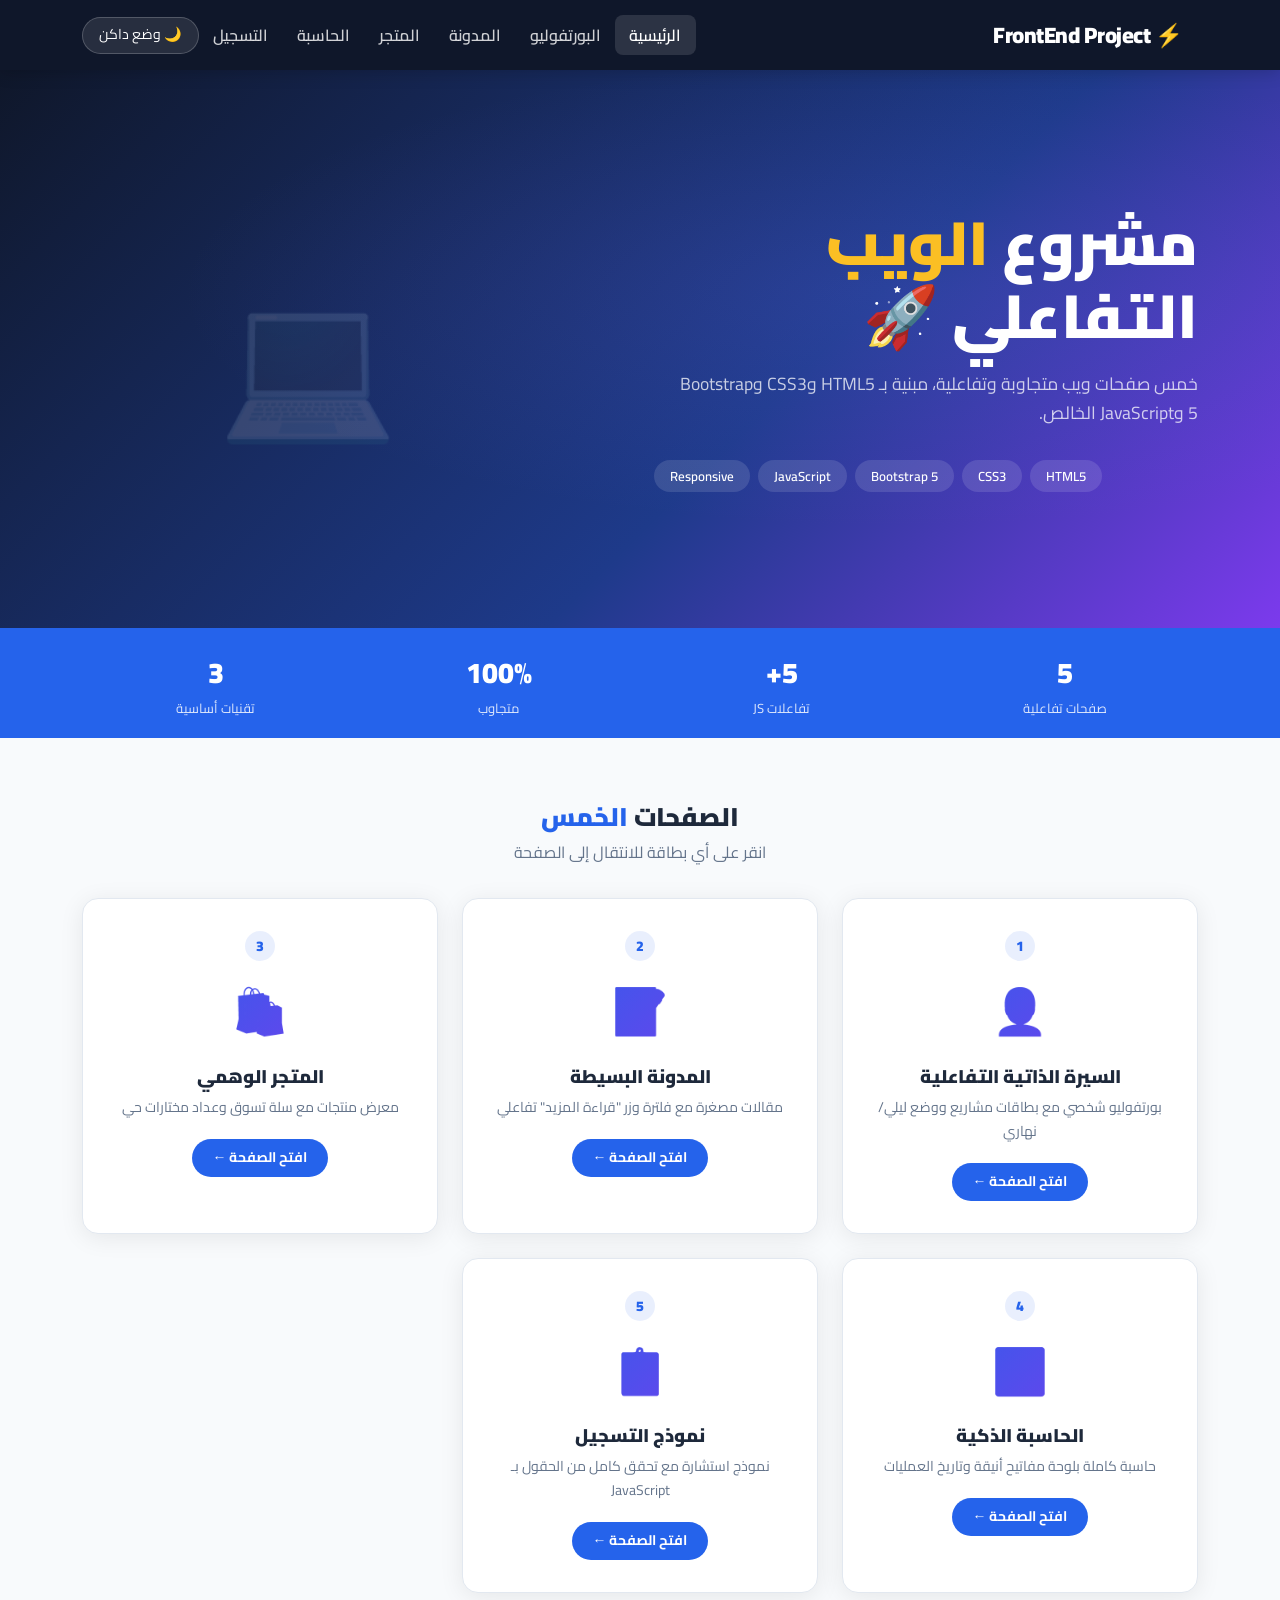
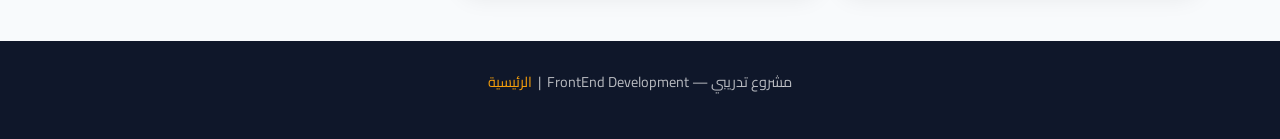
<file: index.html>
<!DOCTYPE html>
<html lang="ar" dir="rtl">
<head>
  <meta charset="UTF-8" />
  <meta name="viewport" content="width=device-width, initial-scale=1.0" />
  <title>مشروع الواجهة الأمامية — الصفحة الرئيسية</title>
  <meta name="description" content="مشروع تدريبي يضم 5 صفحات ويب تفاعلية متجاوبة" />
  <link rel="stylesheet" href="https://cdn.jsdelivr.net/npm/bootstrap@5.3.3/dist/css/bootstrap.min.css" />
  <link rel="stylesheet" href="css/style.css" />
  <style>
    body { min-height: 100vh; display: flex; flex-direction: column; }
    .hero-index {
      background: linear-gradient(135deg, #0f172a 0%, #1e3a8a 60%, #7c3aed 100%);
      min-height: 62vh;
      display: flex; align-items: center;
      position: relative; overflow: hidden;
    }
    .hero-index::before {
      content: '';
      position: absolute; inset: 0;
      background: radial-gradient(ellipse 80% 60% at 70% 40%, rgba(99,102,241,0.18) 0%, transparent 70%);
    }
    .hero-index .hero-content { position: relative; z-index: 1; }
    .hero-title { font-size: clamp(2rem, 6vw, 3.8rem); font-weight: 900; color: #fff; line-height: 1.2; }
    .hero-title span { color: #fbbf24; }
    .hero-sub { color: rgba(255,255,255,0.75); font-size: 1.1rem; max-width: 520px; margin: 1rem 0 2rem; }
    .pages-grid { padding: 4rem 0 3rem; }
    .page-card {
      background: var(--card-bg);
      border-radius: 16px;
      box-shadow: var(--shadow);
      border: 1px solid var(--border);
      padding: 2rem 1.5rem;
      text-align: center;
      transition: transform 0.25s, box-shadow 0.25s;
      text-decoration: none; color: inherit;
      display: block; height: 100%;
    }
    .page-card:hover { transform: translateY(-6px); box-shadow: 0 16px 40px rgba(37,99,235,0.15); color: inherit; }
    .page-card .icon {
      font-size: 2.8rem; margin-bottom: 1rem;
      background: linear-gradient(135deg, var(--primary), #7c3aed);
      -webkit-background-clip: text; -webkit-text-fill-color: transparent;
    }
    .page-card h3 { font-size: 1.15rem; font-weight: 900; margin-bottom: 0.5rem; color: var(--text); }
    .page-card p { font-size: 0.88rem; color: var(--text-muted); margin-bottom: 1.2rem; }
    .page-card .go-btn {
      display: inline-block; background: var(--primary); color: #fff;
      border-radius: 50px; padding: 0.45rem 1.3rem; font-size: 0.87rem; font-weight: 700;
      transition: background 0.2s;
    }
    .page-card:hover .go-btn { background: var(--primary-dark); }
    .num-badge {
      display: inline-block; background: rgba(37,99,235,0.1); color: var(--primary);
      border-radius: 50%; width: 30px; height: 30px; line-height: 30px;
      font-weight: 900; font-size: 0.88rem; margin-bottom: 0.75rem;
    }
    .stats-bar { background: var(--primary); color: #fff; padding: 1.2rem 0; }
    .stat-item { text-align: center; }
    .stat-num { font-size: 1.8rem; font-weight: 900; }
    .stat-label { font-size: 0.82rem; opacity: 0.85; }
    .tech-pills { display: flex; flex-wrap: wrap; gap: 0.5rem; justify-content: center; margin-top: 1.5rem; }
    .tech-pill {
      background: rgba(255,255,255,0.12); color: #fff;
      border-radius: 50px; padding: 0.3rem 1rem; font-size: 0.82rem; font-weight: 600;
    }
  </style>
</head>
<body>

<!-- Navbar -->
<nav class="navbar navbar-expand-lg main-navbar sticky-top">
  <div class="container">
    <a class="navbar-brand" href="index.html">⚡ FrontEnd Project</a>
    <button class="navbar-toggler" type="button" data-bs-toggle="collapse" data-bs-target="#mainNav">
      <span class="navbar-toggler-icon"></span>
    </button>
    <div class="collapse navbar-collapse" id="mainNav">
      <ul class="navbar-nav me-auto mb-2 mb-lg-0">
        <li class="nav-item"><a class="nav-link active" href="index.html">الرئيسية</a></li>
        <li class="nav-item"><a class="nav-link" href="page1-portfolio.html">البورتفوليو</a></li>
        <li class="nav-item"><a class="nav-link" href="page2-blog.html">المدونة</a></li>
        <li class="nav-item"><a class="nav-link" href="page3-store.html">المتجر</a></li>
        <li class="nav-item"><a class="nav-link" href="page4-calculator.html">الحاسبة</a></li>
        <li class="nav-item"><a class="nav-link" href="page5-form.html">التسجيل</a></li>
      </ul>
      <button class="dark-toggle" id="darkToggle">🌙 وضع داكن</button>
    </div>
  </div>
</nav>

<!-- Hero -->
<section class="hero-index">
  <div class="container hero-content">
    <div class="row align-items-center">
      <div class="col-lg-7">
        <h1 class="hero-title">مشروع <span>الويب</span><br/>التفاعلي 🚀</h1>
        <p class="hero-sub">خمس صفحات ويب متجاوبة وتفاعلية، مبنية بـ HTML5 وCSS3 وBootstrap 5 وJavaScript الخالص.</p>
        <div class="tech-pills">
          <span class="tech-pill">HTML5</span>
          <span class="tech-pill">CSS3</span>
          <span class="tech-pill">Bootstrap 5</span>
          <span class="tech-pill">JavaScript</span>
          <span class="tech-pill">Responsive</span>
        </div>
      </div>
      <div class="col-lg-5 d-none d-lg-flex justify-content-center pt-4">
        <div style="font-size:9rem; opacity:0.15; line-height:1;">💻</div>
      </div>
    </div>
  </div>
</section>

<!-- Stats bar -->
<div class="stats-bar">
  <div class="container">
    <div class="row g-3">
      <div class="col-6 col-md-3 stat-item"><div class="stat-num">5</div><div class="stat-label">صفحات تفاعلية</div></div>
      <div class="col-6 col-md-3 stat-item"><div class="stat-num">5+</div><div class="stat-label">تفاعلات JS</div></div>
      <div class="col-6 col-md-3 stat-item"><div class="stat-num">100%</div><div class="stat-label">متجاوب</div></div>
      <div class="col-6 col-md-3 stat-item"><div class="stat-num">3</div><div class="stat-label">تقنيات أساسية</div></div>
    </div>
  </div>
</div>

<!-- Pages Grid -->
<section class="pages-grid">
  <div class="container">
    <div class="text-center mb-4">
      <h2 class="section-title">الصفحات <span>الخمس</span></h2>
      <p class="section-subtitle">انقر على أي بطاقة للانتقال إلى الصفحة</p>
    </div>
    <div class="row g-4">
      <div class="col-sm-6 col-lg-4">
        <a href="page1-portfolio.html" class="page-card">
          <div class="num-badge">1</div>
          <div class="icon">👤</div>
          <h3>السيرة الذاتية التفاعلية</h3>
          <p>بورتفوليو شخصي مع بطاقات مشاريع ووضع ليلي/نهاري</p>
          <span class="go-btn">افتح الصفحة ←</span>
        </a>
      </div>
      <div class="col-sm-6 col-lg-4">
        <a href="page2-blog.html" class="page-card">
          <div class="num-badge">2</div>
          <div class="icon">📝</div>
          <h3>المدونة البسيطة</h3>
          <p>مقالات مصغرة مع فلترة وزر "قراءة المزيد" تفاعلي</p>
          <span class="go-btn">افتح الصفحة ←</span>
        </a>
      </div>
      <div class="col-sm-6 col-lg-4">
        <a href="page3-store.html" class="page-card">
          <div class="num-badge">3</div>
          <div class="icon">🛍️</div>
          <h3>المتجر الوهمي</h3>
          <p>معرض منتجات مع سلة تسوق وعداد مختارات حي</p>
          <span class="go-btn">افتح الصفحة ←</span>
        </a>
      </div>
      <div class="col-sm-6 col-lg-4">
        <a href="page4-calculator.html" class="page-card">
          <div class="num-badge">4</div>
          <div class="icon">🔢</div>
          <h3>الحاسبة الذكية</h3>
          <p>حاسبة كاملة بلوحة مفاتيح أنيقة وتاريخ العمليات</p>
          <span class="go-btn">افتح الصفحة ←</span>
        </a>
      </div>
      <div class="col-sm-6 col-lg-4">
        <a href="page5-form.html" class="page-card">
          <div class="num-badge">5</div>
          <div class="icon">📋</div>
          <h3>نموذج التسجيل</h3>
          <p>نموذج استشارة مع تحقق كامل من الحقول بـ JavaScript</p>
          <span class="go-btn">افتح الصفحة ←</span>
        </a>
      </div>
      
    </div>
  </div>
</section>

<footer class="main-footer mt-auto">
  <div class="container">
    <p>مشروع تدريبي — FrontEnd Development &nbsp;|&nbsp; <a href="index.html">الرئيسية</a></p>
  </div>
</footer>

<script src="https://cdn.jsdelivr.net/npm/bootstrap@5.3.3/dist/js/bootstrap.bundle.min.js"></script>
<script src="js/shared.js"></script>
<script>initDarkMode();</script>
</body>
</html>
</file>
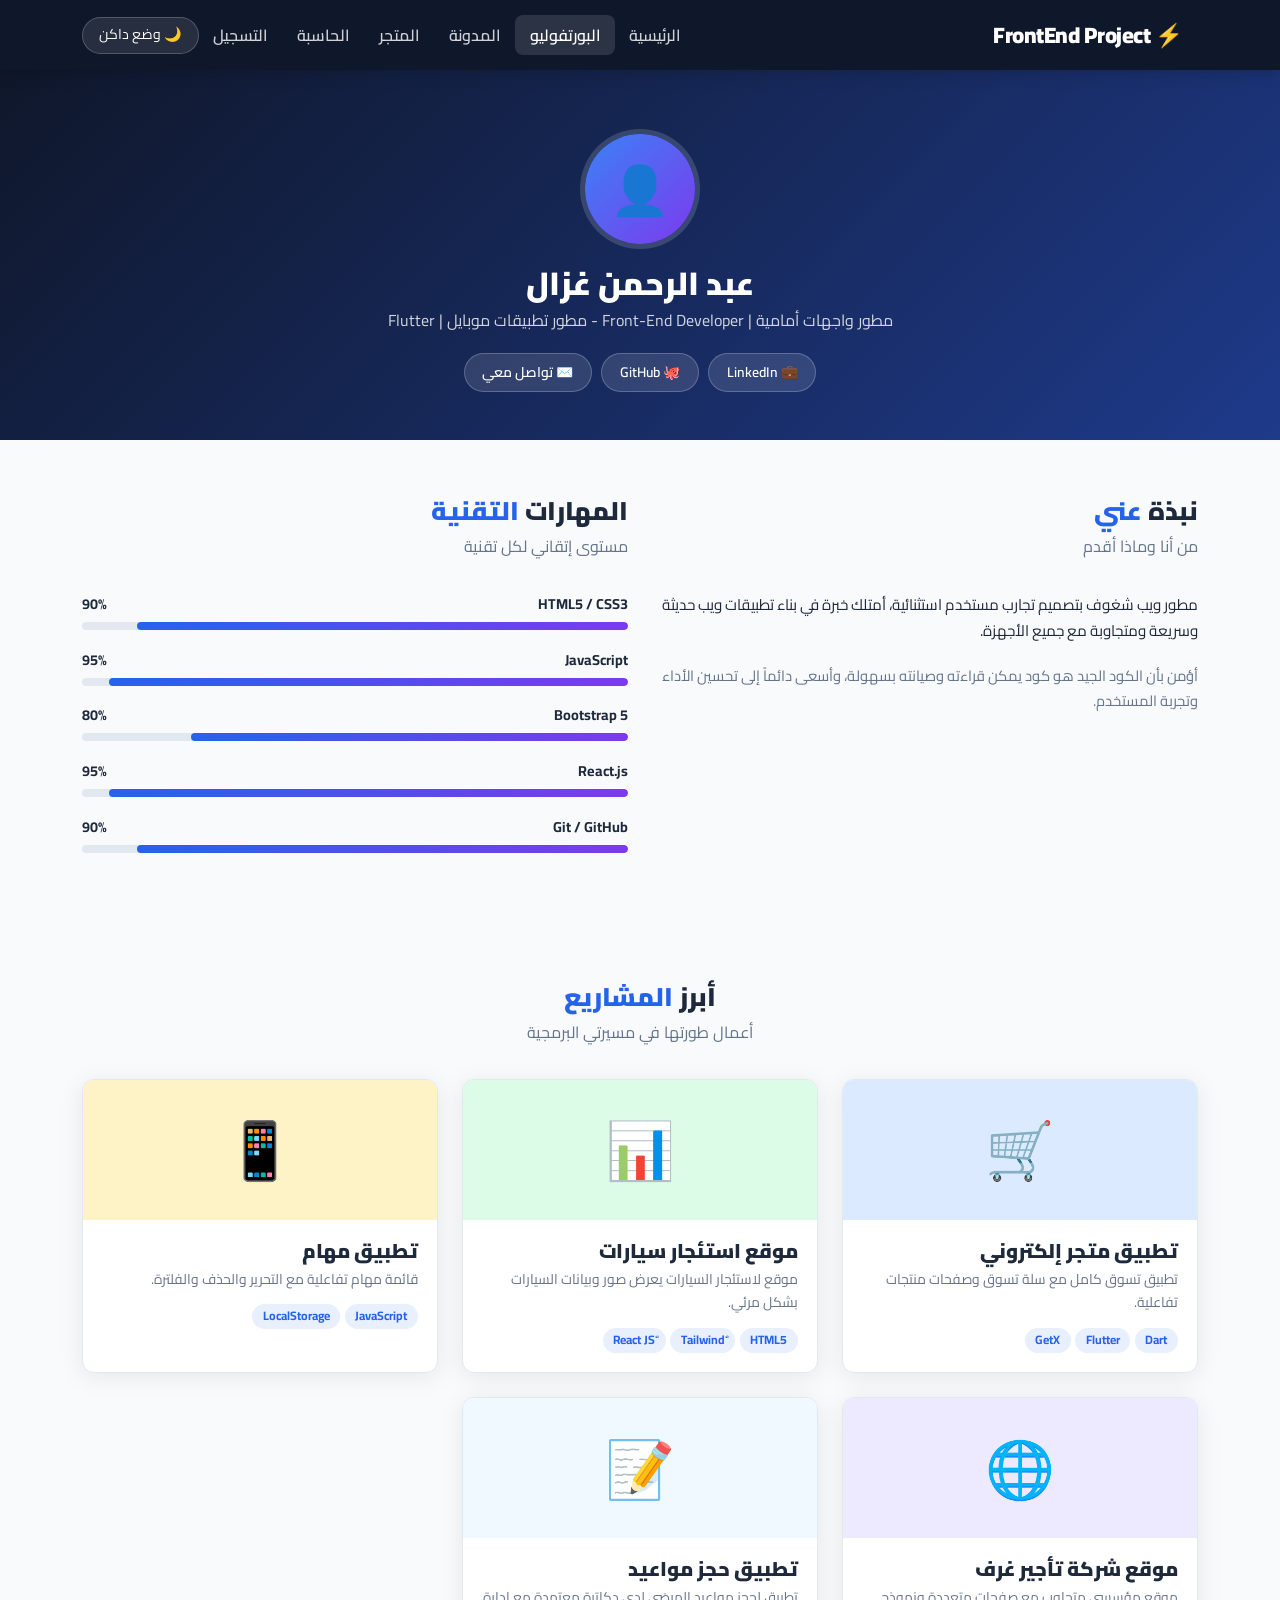
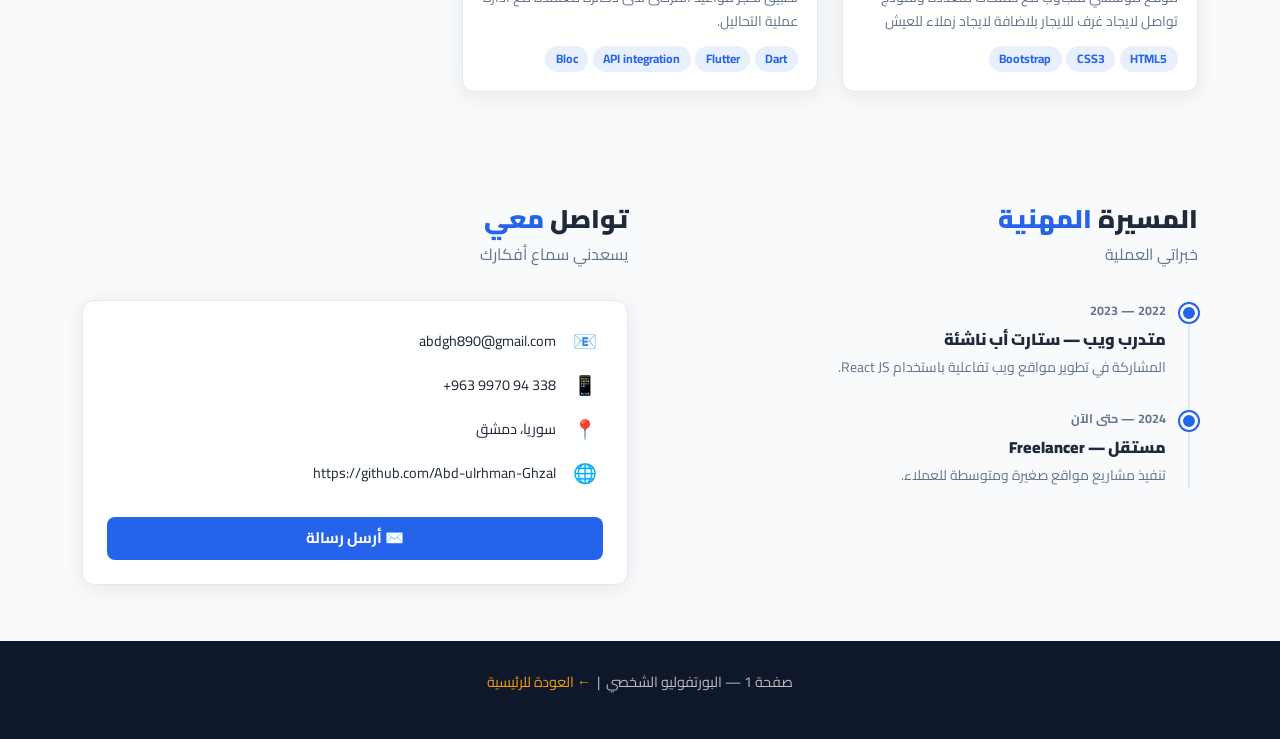
<file: page1-portfolio.html>
<!DOCTYPE html>
<html lang="ar" dir="rtl">
<head>
  <meta charset="UTF-8" />
  <meta name="viewport" content="width=device-width, initial-scale=1.0" />
  <title>البورتفوليو الشخصي — صفحة 1</title>
  <meta name="description" content="السيرة الذاتية التفاعلية مع وضع ليلي ونهاري" />
  <link rel="stylesheet" href="https://cdn.jsdelivr.net/npm/bootstrap@5.3.3/dist/css/bootstrap.min.css" />
  <link rel="stylesheet" href="css/style.css" />
  <style>
    body { min-height: 100vh; display: flex; flex-direction: column; }

    /* Profile hero */
    .profile-hero {
      background: linear-gradient(135deg, #0f172a 0%, #1e3a8a 100%);
      padding: 4rem 0 3rem; color: #fff; text-align: center;
    }
    .avatar {
      width: 110px; height: 110px; border-radius: 50%;
      background: linear-gradient(135deg, #3b82f6, #7c3aed);
      margin: 0 auto 1.2rem;
      display: flex; align-items: center; justify-content: center;
      font-size: 3rem; box-shadow: 0 0 0 5px rgba(255,255,255,0.15);
    }
    .profile-name { font-size: 2rem; font-weight: 900; margin-bottom: 0.3rem; }
    .profile-title { opacity: 0.8; font-size: 1rem; margin-bottom: 1.2rem; }
    .social-btns { display: flex; gap: 0.6rem; justify-content: center; flex-wrap: wrap; }
    .social-btn {
      background: rgba(255,255,255,0.12); color: #fff;
      border: 1px solid rgba(255,255,255,0.22);
      border-radius: 50px; padding: 0.4rem 1.1rem;
      text-decoration: none; font-size: 0.87rem; font-weight: 600;
      transition: background 0.2s;
    }
    .social-btn:hover { background: rgba(255,255,255,0.25); color: #fff; }

    /* Skill bars */
    .skill-bar-wrap { margin-bottom: 1.1rem; }
    .skill-label { display: flex; justify-content: space-between; font-weight: 700; font-size: 0.9rem; margin-bottom: 0.35rem; }
    .skill-track { height: 8px; background: var(--border); border-radius: 50px; overflow: hidden; }
    .skill-fill {
      height: 100%; border-radius: 50px;
      background: linear-gradient(90deg, var(--primary), #7c3aed);
      width: 0; transition: width 1.1s cubic-bezier(0.4,0,0.2,1);
    }

    /* Project cards */
    .proj-card { background: var(--card-bg); border-radius: var(--radius); box-shadow: var(--shadow); border: 1px solid var(--border); overflow: hidden; height: 100%; }
    .proj-thumb { height: 140px; display: flex; align-items: center; justify-content: center; font-size: 3.5rem; }
    .proj-body { padding: 1.2rem; }
    .proj-body h5 { font-weight: 900; margin-bottom: 0.3rem; }
    .proj-body p { font-size: 0.87rem; color: var(--text-muted); margin-bottom: 0.8rem; }
    .proj-tags { display: flex; flex-wrap: wrap; gap: 0.3rem; }
    .proj-tag { background: rgba(37,99,235,0.1); color: var(--primary); border-radius: 50px; padding: 0.15rem 0.65rem; font-size: 0.76rem; font-weight: 700; }

    /* Timeline */
    .timeline { position: relative; padding-right: 2rem; }
    .timeline::before { content:''; position:absolute; top:0; bottom:0; right:8px; width:2px; background: var(--border); }
    .tl-item { position: relative; margin-bottom: 1.8rem; }
    .tl-dot { position:absolute; right:-2rem; top:4px; width:18px; height:18px; border-radius:50%; background: var(--primary); border:3px solid var(--card-bg); box-shadow:0 0 0 2px var(--primary); }
    .tl-date { font-size:0.78rem; color: var(--text-muted); font-weight:700; margin-bottom:0.25rem; }
    .tl-title { font-weight:900; margin-bottom:0.2rem; }
    .tl-sub { font-size:0.87rem; color: var(--text-muted); }

    /* Contact section */
    .contact-info { display:flex; flex-direction:column; gap:0.7rem; }
    .contact-item { display:flex; align-items:center; gap:0.7rem; font-size:0.9rem; }
    .contact-item .ci-icon { font-size:1.2rem; width:36px; text-align:center; }
  </style>
</head>
<body>

<!-- Navbar -->
<nav class="navbar navbar-expand-lg main-navbar sticky-top">
  <div class="container">
    <a class="navbar-brand" href="index.html">⚡ FrontEnd Project</a>
    <button class="navbar-toggler" type="button" data-bs-toggle="collapse" data-bs-target="#mainNav">
      <span class="navbar-toggler-icon"></span>
    </button>
    <div class="collapse navbar-collapse" id="mainNav">
      <ul class="navbar-nav me-auto mb-2 mb-lg-0">
        <li class="nav-item"><a class="nav-link" href="index.html">الرئيسية</a></li>
        <li class="nav-item"><a class="nav-link active" href="page1-portfolio.html">البورتفوليو</a></li>
        <li class="nav-item"><a class="nav-link" href="page2-blog.html">المدونة</a></li>
        <li class="nav-item"><a class="nav-link" href="page3-store.html">المتجر</a></li>
        <li class="nav-item"><a class="nav-link" href="page4-calculator.html">الحاسبة</a></li>
        <li class="nav-item"><a class="nav-link" href="page5-form.html">التسجيل</a></li>
      </ul>
      <button class="dark-toggle" id="darkToggle">🌙 وضع داكن</button>
    </div>
  </div>
</nav>

<!-- Profile Hero -->
<header class="profile-hero">
  <div class="container">
    <div class="avatar">👤</div>
    <h1 class="profile-name">عبد الرحمن غزال</h1>
    <p class="profile-title">مطور واجهات أمامية | Front-End Developer - مطور تطبيقات موبايل | Flutter</p>
    <div class="social-btns">
      <a href="https://www.linkedin.com/in/abd-alrhman-ghzal-190549294" class="social-btn">💼 LinkedIn</a>
      <a href="https://github.com/Abd-ulrhman-Ghzal" class="social-btn">🐙 GitHub</a>
      <a href="#contact" class="social-btn">✉️ تواصل معي</a>
    </div>
  </div>
</header>

<main>
  <!-- About + Skills -->
  <section class="section-gap">
    <div class="container">
      <div class="row g-4">
        <div class="col-lg-6">
          <h2 class="section-title">نبذة <span>عني</span></h2>
          <p class="section-subtitle">من أنا وماذا أقدم</p>
          <p style="color:var(--text); font-size:0.95rem; margin-bottom:1.2rem;">
            مطور ويب شغوف بتصميم تجارب مستخدم استثنائية، أمتلك خبرة في بناء تطبيقات ويب حديثة وسريعة ومتجاوبة مع جميع الأجهزة.
          </p>
          <p style="color:var(--text-muted); font-size:0.92rem;">
            أؤمن بأن الكود الجيد هو كود يمكن قراءته وصيانته بسهولة، وأسعى دائماً إلى تحسين الأداء وتجربة المستخدم.
          </p>
        </div>
        <div class="col-lg-6">
          <h2 class="section-title">المهارات <span>التقنية</span></h2>
          <p class="section-subtitle">مستوى إتقاني لكل تقنية</p>
          <div id="skillBars">
            <div class="skill-bar-wrap">
              <div class="skill-label"><span>HTML5 / CSS3</span><span>90%</span></div>
              <div class="skill-track"><div class="skill-fill" data-width="90"></div></div>
            </div>
            <div class="skill-bar-wrap">
              <div class="skill-label"><span>JavaScript</span><span>95%</span></div>
              <div class="skill-track"><div class="skill-fill" data-width="95"></div></div>
            </div>
            <div class="skill-bar-wrap">
              <div class="skill-label"><span>Bootstrap 5</span><span>80%</span></div>
              <div class="skill-track"><div class="skill-fill" data-width="80"></div></div>
            </div>
            <div class="skill-bar-wrap">
              <div class="skill-label"><span>React.js</span><span>95%</span></div>
              <div class="skill-track"><div class="skill-fill" data-width="95"></div></div>
            </div>
            <div class="skill-bar-wrap">
              <div class="skill-label"><span>Git / GitHub</span><span>90%</span></div>
              <div class="skill-track"><div class="skill-fill" data-width="90"></div></div>
            </div>
          </div>
        </div>
      </div>
    </div>
  </section>

  <!-- Projects -->
  <section class="section-gap" style="background:var(--light-bg);">
    <div class="container">
      <h2 class="section-title text-center">أبرز <span>المشاريع</span></h2>
      <p class="section-subtitle text-center">أعمال طورتها في مسيرتي البرمجية</p>
      <div class="row g-4" id="projectsGrid">
        <!-- Cards injected by JS -->
      </div>
    </div>
  </section>

  <!-- Experience Timeline -->
  <section class="section-gap">
    <div class="container">
      <div class="row g-4">
        <div class="col-lg-6">
          <h2 class="section-title">المسيرة <span>المهنية</span></h2>
          <p class="section-subtitle">خبراتي العملية</p>
          <div class="timeline">
            <div class="tl-item">
              <div class="tl-dot"></div>
              <div class="tl-date">2022 — 2023</div>
              <div class="tl-title">متدرب ويب — ستارت أب ناشئة</div>
              <div class="tl-sub">المشاركة في تطوير مواقع ويب تفاعلية باستخدام React JS.</div>
            </div>
            <div class="tl-item">
              <div class="tl-dot"></div>
              <div class="tl-date">2024 — حتى الآن</div>
              <div class="tl-title">مستقل — Freelancer</div>
              <div class="tl-sub">تنفيذ مشاريع مواقع صغيرة ومتوسطة للعملاء.</div>
            </div>
          </div>
        </div>
        <div class="col-lg-6" id="contact">
          <h2 class="section-title">تواصل <span>معي</span></h2>
          <p class="section-subtitle">يسعدني سماع أفكارك</p>
          <div class="contact-info custom-card p-4">
            <div class="contact-item"><span class="ci-icon">📧</span><span>abdgh890@gmail.com</span></div>
            <div class="contact-item"><span class="ci-icon">📱</span><span>338 94 9970 963+</span></div>
            <div class="contact-item"><span class="ci-icon">📍</span><span>سوريا، دمشق</span></div>
            <div class="contact-item"><span class="ci-icon">🌐</span><span>https://github.com/Abd-ulrhman-Ghzal</span></div>
            <div class="mt-3">
              <button class="btn-primary-custom w-100" onclick="handleContact()">✉️ أرسل رسالة</button>
            </div>
          </div>
        </div>
      </div>
    </div>
  </section>
</main>

<footer class="main-footer mt-auto">
  <div class="container">
    <p>صفحة 1 — البورتفوليو الشخصي &nbsp;|&nbsp; <a href="index.html">← العودة للرئيسية</a></p>
  </div>
</footer>

<script src="https://cdn.jsdelivr.net/npm/bootstrap@5.3.3/dist/js/bootstrap.bundle.min.js"></script>
<script src="js/shared.js"></script>
<script>
initDarkMode();

// ---- Projects Data ----
const projects = [
  { emoji: '🛒', bg: '#dbeafe', title: 'تطبيق متجر إلكتروني', desc: 'تطبيق تسوق كامل مع سلة تسوق وصفحات منتجات تفاعلية.', tags: ['Dart','Flutter','GetX'] },
  { emoji: '📊', bg: '#dcfce7', title: 'موقع استئجار سيارات', desc: 'موقع لاستئجار السيارات يعرض صور وبيانات السيارات بشكل مرئي.', tags: ['HTML5','ٌTailwind','ٌReact JS'] },
  { emoji: '📱', bg: '#fef3c7', title: 'تطبيق مهام', desc: 'قائمة مهام تفاعلية مع التحرير والحذف والفلترة.', tags: ['JavaScript','LocalStorage'] },
  { emoji: '🌐', bg: '#ede9fe', title: 'موقع شركة تأجير غرف', desc: 'موقع مؤسسي متجاوب مع صفحات متعددة ونموذج تواصل لايجاد غرف للايجار بلاضافة لايجاد زملاء للعيش', tags: ['HTML5','CSS3','Bootstrap'] },
  { emoji: '📝', bg: '#f0f9ff', title: 'تطبيق حجز مواعيد', desc: 'تطبيق لحجز مواعيد المرضى لدى دكاترة معتمدة مع ادارة عملية التحاليل.', tags: ['Dart','Flutter','API integration','Bloc'] },
];

const grid = document.getElementById('projectsGrid');
projects.forEach(p => {
  grid.innerHTML += `
    <div class="col-sm-6 col-lg-4">
      <div class="proj-card custom-card">
        <div class="proj-thumb" style="background:${p.bg}">${p.emoji}</div>
        <div class="proj-body">
          <h5>${p.title}</h5>
          <p>${p.desc}</p>
          <div class="proj-tags">${p.tags.map(t=>`<span class="proj-tag">${t}</span>`).join('')}</div>
        </div>
      </div>
    </div>`;
});

// ---- Animate Skill Bars on scroll ----
const observer = new IntersectionObserver(entries => {
  entries.forEach(e => {
    if (e.isIntersecting) {
      document.querySelectorAll('.skill-fill').forEach(bar => {
        bar.style.width = bar.dataset.width + '%';
      });
      observer.disconnect();
    }
  });
}, { threshold: 0.3 });
observer.observe(document.getElementById('skillBars'));

// ---- Contact button ----
function handleContact() {
  showToast('✅ سيتم الانتقال إلى نموذج التواصل!');
  setTimeout(() => window.location.href = 'page5-form.html', 1200);
}
</script>
</body>
</html>
</file>
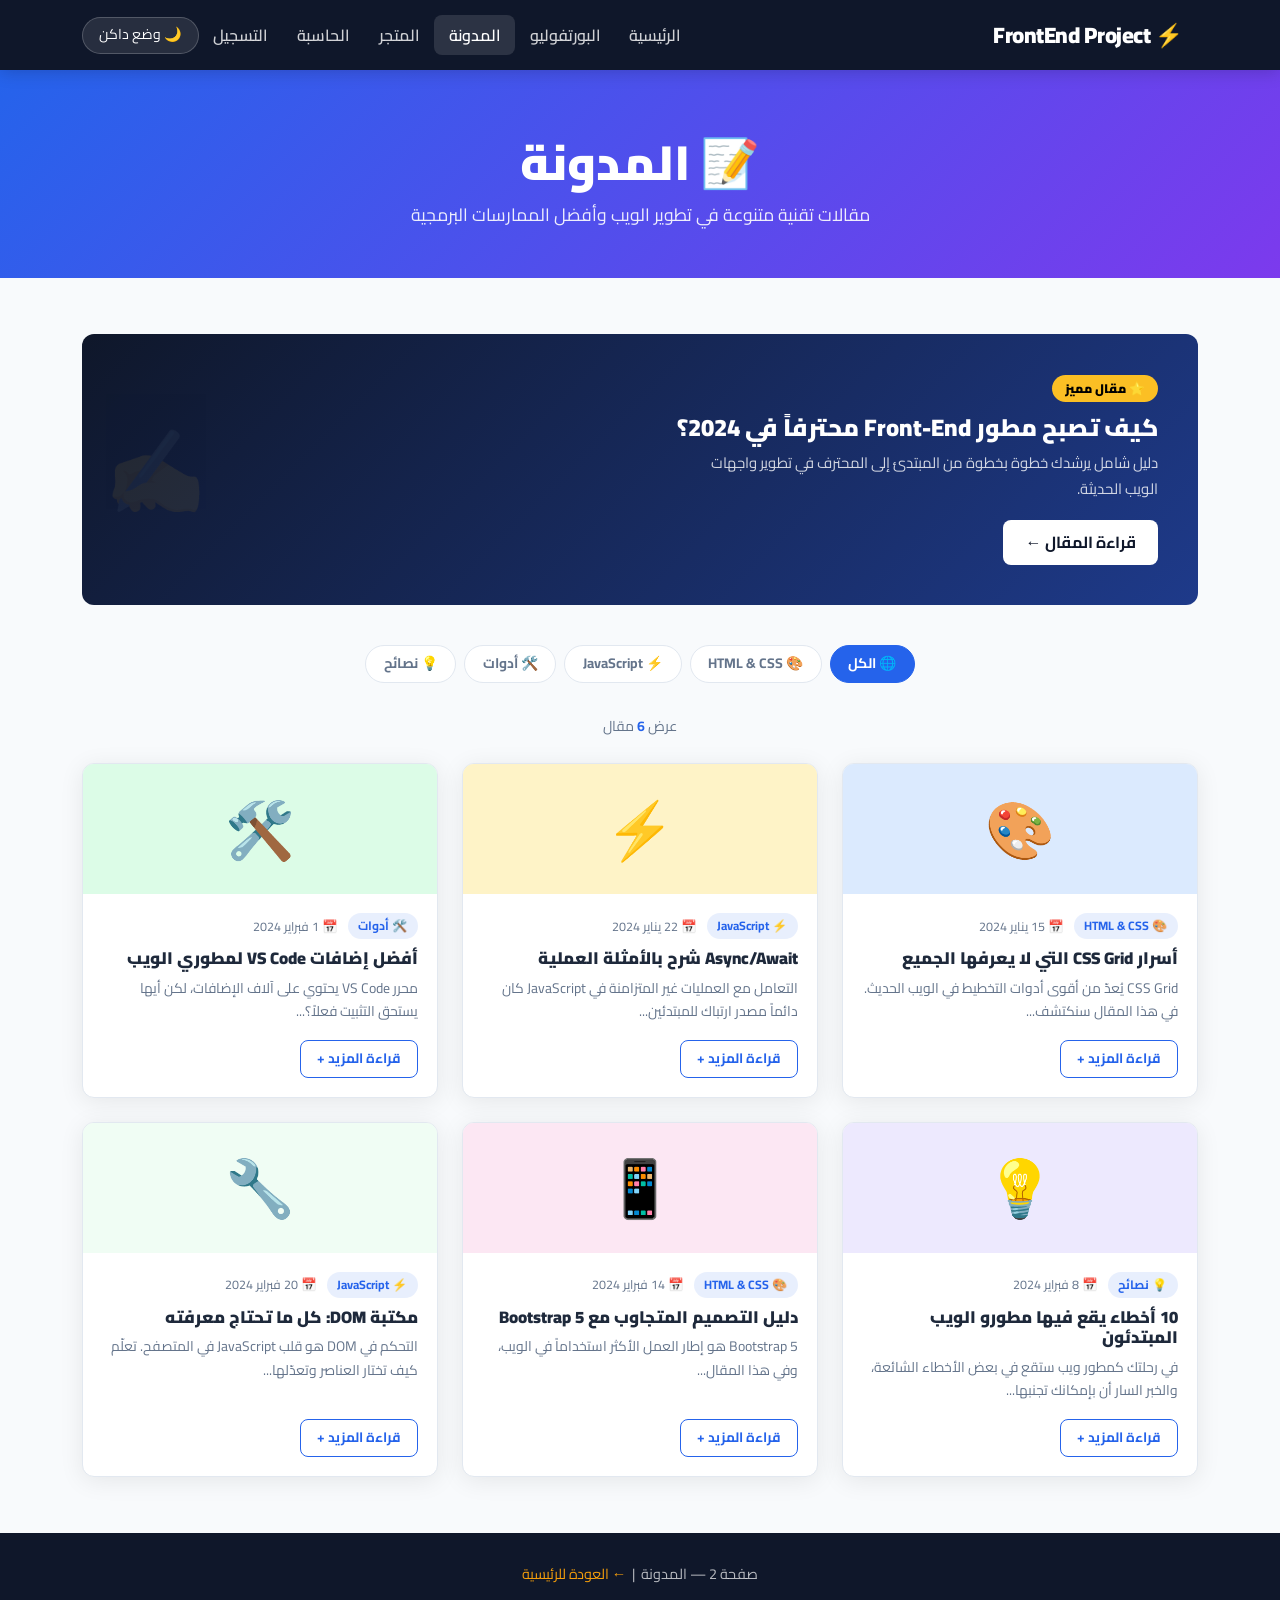
<file: page2-blog.html>
<!DOCTYPE html>
<html lang="ar" dir="rtl">
<head>
  <meta charset="UTF-8" />
  <meta name="viewport" content="width=device-width, initial-scale=1.0" />
  <title>المدونة — صفحة 2</title>
  <meta name="description" content="مدونة بسيطة مع فلترة تفاعلية وقراءة مزيد" />
  <link rel="stylesheet" href="https://cdn.jsdelivr.net/npm/bootstrap@5.3.3/dist/css/bootstrap.min.css" />
  <link rel="stylesheet" href="css/style.css" />
  <style>
    body { min-height: 100vh; display: flex; flex-direction: column; }

    /* Filter pills */
    .filter-bar { display: flex; flex-wrap: wrap; gap: 0.5rem; justify-content: center; margin-bottom: 2rem; }
    .filter-btn {
      background: var(--card-bg); border: 1.5px solid var(--border);
      color: var(--text-muted); border-radius: 50px; padding: 0.4rem 1.1rem;
      font-family: 'Cairo', sans-serif; font-weight: 700; font-size: 0.87rem;
      cursor: pointer; transition: all 0.2s;
    }
    .filter-btn:hover, .filter-btn.active {
      background: var(--primary); border-color: var(--primary); color: #fff;
    }

    /* Blog card */
    .blog-card {
      background: var(--card-bg); border-radius: var(--radius);
      box-shadow: var(--shadow); border: 1px solid var(--border);
      overflow: hidden; height: 100%; display: flex; flex-direction: column;
      transition: transform 0.25s, box-shadow 0.25s;
    }
    .blog-card:hover { transform: translateY(-4px); box-shadow: 0 12px 32px rgba(37,99,235,0.13); }
    .blog-thumb {
      height: 130px; display: flex; align-items: center; justify-content: center;
      font-size: 3.5rem;
    }
    .blog-body { padding: 1.2rem; flex: 1; display: flex; flex-direction: column; }
    .blog-meta { display: flex; align-items: center; gap: 0.6rem; font-size: 0.78rem; color: var(--text-muted); margin-bottom: 0.6rem; }
    .blog-cat {
      background: rgba(37,99,235,0.1); color: var(--primary);
      border-radius: 50px; padding: 0.15rem 0.65rem; font-size: 0.76rem; font-weight: 700;
    }
    .blog-title { font-weight: 900; font-size: 1.05rem; margin-bottom: 0.5rem; color: var(--text); }
    .blog-excerpt { font-size: 0.87rem; color: var(--text-muted); flex: 1; margin-bottom: 1rem; }
    .blog-excerpt .more-text { display: none; }
    .blog-excerpt .more-text.shown { display: inline; }
    .read-more-btn {
      background: none; border: 1.5px solid var(--primary); color: var(--primary);
      border-radius: 8px; padding: 0.4rem 1rem; font-family: 'Cairo',sans-serif;
      font-weight: 700; font-size: 0.85rem; cursor: pointer; transition: all 0.2s;
      align-self: flex-start;
    }
    .read-more-btn:hover { background: var(--primary); color: #fff; }

    /* Featured post */
    .featured-post {
      background: linear-gradient(135deg, #0f172a, #1e3a8a);
      border-radius: var(--radius); color: #fff; padding: 2.5rem;
      margin-bottom: 2.5rem; position: relative; overflow: hidden;
    }
    .featured-post::before {
      content: '✍️'; position: absolute; left: 1.5rem; top: 50%;
      transform: translateY(-50%); font-size: 5rem; opacity: 0.08;
    }
    .featured-badge { background: #fbbf24; color: #000; border-radius: 50px; padding: 0.2rem 0.8rem; font-size: 0.78rem; font-weight: 900; display: inline-block; margin-bottom: 0.7rem; }
    .featured-post h2 { font-weight: 900; font-size: 1.5rem; margin-bottom: 0.5rem; }
    .featured-post p { opacity: 0.8; font-size: 0.93rem; max-width: 480px; margin-bottom: 1.2rem; }
    .featured-post .read-btn { background: #fff; color: #0f172a; border: none; border-radius: 8px; padding: 0.55rem 1.4rem; font-family: 'Cairo',sans-serif; font-weight: 700; cursor: pointer; }

    /* No results */
    .no-results { text-align: center; color: var(--text-muted); padding: 3rem 0; display: none; }
    .no-results.visible { display: block; }

    /* Counter */
    .posts-counter { font-size: 0.88rem; color: var(--text-muted); text-align: center; margin-bottom: 1.5rem; }
    .posts-counter span { color: var(--primary); font-weight: 700; }
  </style>
</head>
<body>

<!-- Navbar -->
<nav class="navbar navbar-expand-lg main-navbar sticky-top">
  <div class="container">
    <a class="navbar-brand" href="index.html">⚡ FrontEnd Project</a>
    <button class="navbar-toggler" type="button" data-bs-toggle="collapse" data-bs-target="#mainNav">
      <span class="navbar-toggler-icon"></span>
    </button>
    <div class="collapse navbar-collapse" id="mainNav">
      <ul class="navbar-nav me-auto mb-2 mb-lg-0">
        <li class="nav-item"><a class="nav-link" href="index.html">الرئيسية</a></li>
        <li class="nav-item"><a class="nav-link" href="page1-portfolio.html">البورتفوليو</a></li>
        <li class="nav-item"><a class="nav-link active" href="page2-blog.html">المدونة</a></li>
        <li class="nav-item"><a class="nav-link" href="page3-store.html">المتجر</a></li>
        <li class="nav-item"><a class="nav-link" href="page4-calculator.html">الحاسبة</a></li>
        <li class="nav-item"><a class="nav-link" href="page5-form.html">التسجيل</a></li>
      </ul>
      <button class="dark-toggle" id="darkToggle">🌙 وضع داكن</button>
    </div>
  </div>
</nav>

<!-- Hero -->
<header class="page-hero">
  <div class="container">
    <h1>📝 المدونة</h1>
    <p>مقالات تقنية متنوعة في تطوير الويب وأفضل الممارسات البرمجية</p>
  </div>
</header>

<main class="section-gap">
  <div class="container">

    <!-- Featured post -->
    <div class="featured-post">
      <span class="featured-badge">⭐ مقال مميز</span>
      <h2>كيف تصبح مطور Front-End محترفاً في 2024؟</h2>
      <p>دليل شامل يرشدك خطوة بخطوة من المبتدئ إلى المحترف في تطوير واجهات الويب الحديثة.</p>
      <button class="read-btn" onclick="showToast('🚀 جاري فتح المقال...')">قراءة المقال ←</button>
    </div>

    <!-- Filter bar -->
    <div class="filter-bar">
      <button class="filter-btn active" data-cat="all">🌐 الكل</button>
      <button class="filter-btn" data-cat="html-css">🎨 HTML & CSS</button>
      <button class="filter-btn" data-cat="javascript">⚡ JavaScript</button>
      <button class="filter-btn" data-cat="tools">🛠️ أدوات</button>
      <button class="filter-btn" data-cat="tips">💡 نصائح</button>
    </div>

    <!-- Posts counter -->
    <p class="posts-counter">عرض <span id="visibleCount">0</span> مقال</p>

    <!-- Cards -->
    <div class="row g-4" id="blogsGrid"></div>
    <div class="no-results" id="noResults">
      <div style="font-size:3rem;">🔍</div>
      <p class="mt-2">لا توجد مقالات في هذه الفئة</p>
    </div>

  </div>
</main>

<footer class="main-footer mt-auto">
  <div class="container">
    <p>صفحة 2 — المدونة &nbsp;|&nbsp; <a href="index.html">← العودة للرئيسية</a></p>
  </div>
</footer>

<script src="https://cdn.jsdelivr.net/npm/bootstrap@5.3.3/dist/js/bootstrap.bundle.min.js"></script>
<script src="js/shared.js"></script>
<script>
initDarkMode();

const posts = [
  { cat:'html-css', emoji:'🎨', bg:'#dbeafe', date:'15 يناير 2024', title:'أسرار CSS Grid التي لا يعرفها الجميع', excerpt:'CSS Grid يُعدّ من أقوى أدوات التخطيط في الويب الحديث. في هذا المقال سنكتشف...', more:'...أسراراً وتقنيات لم تتخيلها! من المحاذاة الدقيقة إلى الشبكات المتداخلة، ستتعلم كيف تبني تصاميم مذهلة.' },
  { cat:'javascript', emoji:'⚡', bg:'#fef3c7', date:'22 يناير 2024', title:'Async/Await شرح بالأمثلة العملية', excerpt:'التعامل مع العمليات غير المتزامنة في JavaScript كان دائماً مصدر ارتباك للمبتدئين...', more:'...لكن مع Async/Await أصبح الأمر أبسط بكثير. سنتعرف على Promises والكيفية الصحيحة للتعامل مع الأخطاء.' },
  { cat:'tools', emoji:'🛠️', bg:'#dcfce7', date:'1 فبراير 2024', title:'أفضل إضافات VS Code لمطوري الويب', excerpt:'محرر VS Code يحتوي على آلاف الإضافات، لكن أيها يستحق التثبيت فعلاً؟...', more:'...هنا قائمتي المختارة التي ترفع إنتاجيتك بشكل ملحوظ: Prettier, ESLint, GitLens والمزيد.' },
  { cat:'tips', emoji:'💡', bg:'#ede9fe', date:'8 فبراير 2024', title:'10 أخطاء يقع فيها مطورو الويب المبتدئون', excerpt:'في رحلتك كمطور ويب ستقع في بعض الأخطاء الشائعة، والخبر السار أن بإمكانك تجنبها...', more:'...منها: عدم التعليق على الكود، تكرار نفس الكود بدل استخدام الدوال، وإهمال أداء الموقع.' },
  { cat:'html-css', emoji:'📱', bg:'#fce7f3', date:'14 فبراير 2024', title:'دليل التصميم المتجاوب مع Bootstrap 5', excerpt:'Bootstrap 5 هو إطار العمل الأكثر استخداماً في الويب، وفي هذا المقال...', more:'...سنتناول نظام الشبكة Grid بعمق، والكلاسات المدمجة، وكيفية تخصيص Bootstrap لمشروعك.' },
  { cat:'javascript', emoji:'🔧', bg:'#f0fdf4', date:'20 فبراير 2024', title:'مكتبة DOM: كل ما تحتاج معرفته', excerpt:'التحكم في DOM هو قلب JavaScript في المتصفح. تعلّم كيف تختار العناصر وتعدّلها...', more:'...وتضيف أحداثاً وتُنشئ عناصر جديدة ديناميكياً، مع أمثلة عملية لكل حالة.' },
];

let currentCat = 'all';

function renderPosts() {
  const grid = document.getElementById('blogsGrid');
  const noRes = document.getElementById('noResults');
  const filtered = currentCat === 'all' ? posts : posts.filter(p => p.cat === currentCat);

  document.getElementById('visibleCount').textContent = filtered.length;

  if (filtered.length === 0) {
    grid.innerHTML = '';
    noRes.classList.add('visible');
    return;
  }
  noRes.classList.remove('visible');

  grid.innerHTML = filtered.map((p, i) => `
    <div class="col-sm-6 col-lg-4">
      <article class="blog-card">
        <div class="blog-thumb" style="background:${p.bg}">${p.emoji}</div>
        <div class="blog-body">
          <div class="blog-meta">
            <span class="blog-cat">${catLabel(p.cat)}</span>
            <span>📅 ${p.date}</span>
          </div>
          <h2 class="blog-title">${p.title}</h2>
          <p class="blog-excerpt">
            ${p.excerpt}
            <span class="more-text" id="more-${i}">${p.more}</span>
          </p>
          <button class="read-more-btn" id="btn-${i}" onclick="toggleMore(${i})">قراءة المزيد +</button>
        </div>
      </article>
    </div>`).join('');
}

function catLabel(c) {
  const m = { 'html-css':'🎨 HTML & CSS', 'javascript':'⚡ JavaScript', 'tools':'🛠️ أدوات', 'tips':'💡 نصائح' };
  return m[c] || c;
}

function toggleMore(i) {
  const span = document.getElementById(`more-${i}`);
  const btn = document.getElementById(`btn-${i}`);
  const shown = span.classList.toggle('shown');
  btn.textContent = shown ? 'إخفاء ↑' : 'قراءة المزيد +';
  if (shown) showToast('📖 تم تحميل المقال كاملاً');
}

// Filter buttons
document.querySelectorAll('.filter-btn').forEach(btn => {
  btn.addEventListener('click', () => {
    document.querySelectorAll('.filter-btn').forEach(b => b.classList.remove('active'));
    btn.classList.add('active');
    currentCat = btn.dataset.cat;
    renderPosts();
  });
});

renderPosts();
</script>
</body>
</html>
</file>
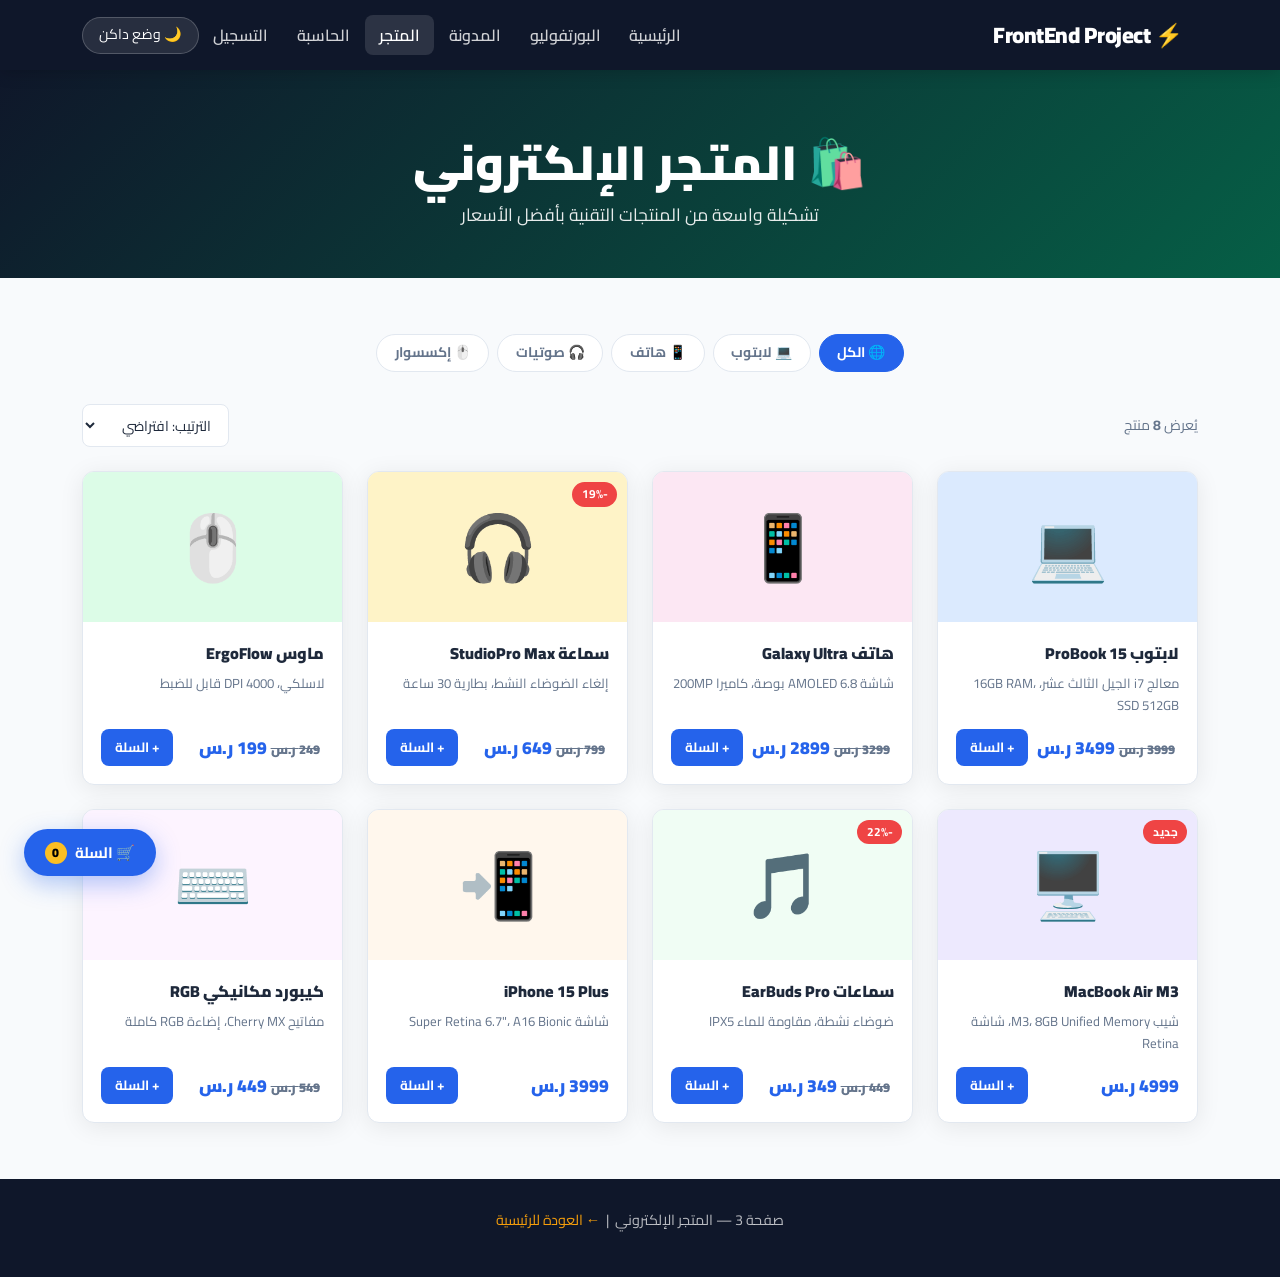
<file: page3-store.html>
<!DOCTYPE html>
<html lang="ar" dir="rtl">
<head>
  <meta charset="UTF-8" />
  <meta name="viewport" content="width=device-width, initial-scale=1.0" />
  <title>المتجر الإلكتروني — صفحة 3</title>
  <meta name="description" content="متجر منتجات وهمي مع سلة تسوق تفاعلية" />
  <link rel="stylesheet" href="https://cdn.jsdelivr.net/npm/bootstrap@5.3.3/dist/css/bootstrap.min.css" />
  <link rel="stylesheet" href="css/style.css" />
  <style>
    body { min-height: 100vh; display: flex; flex-direction: column; }

    /* Cart badge sticky */
    .cart-sticky {
      position: fixed; bottom: 1.5rem; left: 1.5rem; z-index: 1000;
      background: var(--primary); color: #fff;
      border-radius: 50px; padding: 0.65rem 1.3rem;
      box-shadow: 0 8px 24px rgba(37,99,235,0.35);
      font-weight: 700; font-size: 0.95rem; cursor: pointer;
      transition: transform 0.2s, background 0.2s;
      display: flex; align-items: center; gap: 0.5rem;
      border: none;
    }
    .cart-sticky:hover { background: var(--primary-dark); transform: scale(1.05); }
    .cart-count {
      background: #fbbf24; color: #000;
      border-radius: 50%; width: 22px; height: 22px;
      display: inline-flex; align-items: center; justify-content: center;
      font-size: 0.78rem; font-weight: 900;
    }

    /* Product card */
    .product-card {
      background: var(--card-bg); border-radius: var(--radius);
      box-shadow: var(--shadow); border: 1px solid var(--border);
      overflow: hidden; height: 100%; display: flex; flex-direction: column;
      transition: transform 0.25s, box-shadow 0.25s;
    }
    .product-card:hover { transform: translateY(-5px); box-shadow: 0 14px 36px rgba(37,99,235,0.14); }
    .product-img {
      height: 150px; display: flex; align-items: center; justify-content: center;
      font-size: 4rem; position: relative;
    }
    .product-badge {
      position: absolute; top: 0.6rem; right: 0.6rem;
      background: var(--danger); color: #fff; border-radius: 50px;
      padding: 0.15rem 0.6rem; font-size: 0.74rem; font-weight: 700;
    }
    .product-body { padding: 1.1rem; flex: 1; display: flex; flex-direction: column; }
    .product-name { font-weight: 900; font-size: 1rem; margin-bottom: 0.3rem; }
    .product-desc { font-size: 0.82rem; color: var(--text-muted); flex: 1; margin-bottom: 0.8rem; }
    .product-footer { display: flex; align-items: center; justify-content: space-between; gap: 0.5rem; }
    .product-price { font-size: 1.1rem; font-weight: 900; color: var(--primary); }
    .product-price .old { font-size: 0.8rem; color: var(--text-muted); text-decoration: line-through; margin-right: 0.3rem; }
    .add-btn {
      background: var(--primary); color: #fff;
      border: none; border-radius: 8px; padding: 0.45rem 0.9rem;
      font-family: 'Cairo',sans-serif; font-weight: 700; font-size: 0.84rem;
      cursor: pointer; transition: background 0.2s, transform 0.15s;
      white-space: nowrap;
    }
    .add-btn:hover { background: var(--primary-dark); }
    .add-btn:active { transform: scale(0.95); }
    .add-btn.added { background: var(--success); }

    /* Filters */
    .filter-bar { display: flex; flex-wrap: wrap; gap: 0.5rem; justify-content: center; margin-bottom: 2rem; }
    .filter-btn {
      background: var(--card-bg); border: 1.5px solid var(--border);
      color: var(--text-muted); border-radius: 50px; padding: 0.4rem 1.1rem;
      font-family: 'Cairo',sans-serif; font-weight: 700; font-size: 0.87rem;
      cursor: pointer; transition: all 0.2s;
    }
    .filter-btn:hover, .filter-btn.active { background: var(--primary); border-color: var(--primary); color: #fff; }

    /* Sort bar */
    .toolbar { display: flex; align-items: center; justify-content: space-between; flex-wrap: wrap; gap: 1rem; margin-bottom: 1.5rem; }
    .sort-select {
      background: var(--card-bg); border: 1.5px solid var(--border);
      color: var(--text); border-radius: 8px; padding: 0.4rem 0.8rem;
      font-family: 'Cairo',sans-serif; font-size: 0.88rem; cursor: pointer; outline: none;
    }

    /* Cart modal */
    .cart-overlay {
      position: fixed; inset: 0; background: rgba(0,0,0,0.5);
      z-index: 2000; display: none; align-items: flex-end;
    }
    .cart-overlay.open { display: flex; }
    .cart-panel {
      background: var(--card-bg); width: 100%; border-radius: 20px 20px 0 0;
      padding: 1.8rem 1.5rem; max-height: 70vh; overflow-y: auto;
    }
    .cart-panel h3 { font-weight: 900; margin-bottom: 1.2rem; }
    .cart-item { display: flex; align-items: center; gap: 0.8rem; padding: 0.7rem 0; border-bottom: 1px solid var(--border); }
    .cart-item-emoji { font-size: 1.8rem; }
    .cart-item-info { flex: 1; }
    .cart-item-info strong { display: block; font-size: 0.9rem; }
    .cart-item-info small { color: var(--text-muted); font-size: 0.8rem; }
    .cart-item-remove { background: none; border: none; color: var(--danger); font-size: 1.1rem; cursor: pointer; padding: 0 0.3rem; }
    .cart-total { font-size: 1.1rem; font-weight: 900; margin-top: 1.2rem; }
    .cart-total span { color: var(--primary); }
  </style>
</head>
<body>

<!-- Navbar -->
<nav class="navbar navbar-expand-lg main-navbar sticky-top">
  <div class="container">
    <a class="navbar-brand" href="index.html">⚡ FrontEnd Project</a>
    <button class="navbar-toggler" type="button" data-bs-toggle="collapse" data-bs-target="#mainNav">
      <span class="navbar-toggler-icon"></span>
    </button>
    <div class="collapse navbar-collapse" id="mainNav">
      <ul class="navbar-nav me-auto mb-2 mb-lg-0">
        <li class="nav-item"><a class="nav-link" href="index.html">الرئيسية</a></li>
        <li class="nav-item"><a class="nav-link" href="page1-portfolio.html">البورتفوليو</a></li>
        <li class="nav-item"><a class="nav-link" href="page2-blog.html">المدونة</a></li>
        <li class="nav-item"><a class="nav-link active" href="page3-store.html">المتجر</a></li>
        <li class="nav-item"><a class="nav-link" href="page4-calculator.html">الحاسبة</a></li>
        <li class="nav-item"><a class="nav-link" href="page5-form.html">التسجيل</a></li>
      </ul>
      <button class="dark-toggle" id="darkToggle">🌙 وضع داكن</button>
    </div>
  </div>
</nav>

<!-- Hero -->
<header class="page-hero" style="background: linear-gradient(135deg, #0f172a 0%, #065f46 100%)">
  <div class="container">
    <h1>🛍️ المتجر الإلكتروني</h1>
    <p>تشكيلة واسعة من المنتجات التقنية بأفضل الأسعار</p>
  </div>
</header>

<main class="section-gap">
  <div class="container">

    <!-- Filters -->
    <div class="filter-bar">
      <button class="filter-btn active" data-cat="all">🌐 الكل</button>
      <button class="filter-btn" data-cat="laptop">💻 لابتوب</button>
      <button class="filter-btn" data-cat="phone">📱 هاتف</button>
      <button class="filter-btn" data-cat="audio">🎧 صوتيات</button>
      <button class="filter-btn" data-cat="accessory">🖱️ إكسسوار</button>
    </div>

    <!-- Toolbar -->
    <div class="toolbar">
      <p style="color:var(--text-muted); font-size:0.88rem; margin:0">يُعرض <strong id="prodCount">0</strong> منتج</p>
      <select class="sort-select" id="sortSelect">
        <option value="default">الترتيب: افتراضي</option>
        <option value="low">السعر: الأقل أولاً</option>
        <option value="high">السعر: الأعلى أولاً</option>
      </select>
    </div>

    <!-- Products grid -->
    <div class="row g-4" id="productsGrid"></div>
  </div>
</main>

<!-- Cart sticky button -->
<button class="cart-sticky" id="cartBtn" onclick="toggleCart()">
  🛒 السلة <span class="cart-count" id="cartCount">0</span>
</button>

<!-- Cart overlay -->
<div class="cart-overlay" id="cartOverlay" onclick="closeCartOutside(event)">
  <div class="cart-panel">
    <div class="d-flex justify-content-between align-items-center mb-2">
      <h3 class="mb-0">🛒 سلة التسوق</h3>
      <button onclick="toggleCart()" style="background:none;border:none;font-size:1.4rem;cursor:pointer;color:var(--text);">✕</button>
    </div>
    <div id="cartItems"></div>
    <div class="cart-total" id="cartTotal"></div>
    <button class="btn-primary-custom w-100 mt-3" onclick="checkout()">إتمام الطلب ✓</button>
  </div>
</div>

<footer class="main-footer mt-auto">
  <div class="container">
    <p>صفحة 3 — المتجر الإلكتروني &nbsp;|&nbsp; <a href="index.html">← العودة للرئيسية</a></p>
  </div>
</footer>

<script src="https://cdn.jsdelivr.net/npm/bootstrap@5.3.3/dist/js/bootstrap.bundle.min.js"></script>
<script src="js/shared.js"></script>
<script>
initDarkMode();

const products = [
  { id:1, cat:'laptop', emoji:'💻', bg:'#dbeafe', name:'لابتوب ProBook 15', desc:'معالج i7 الجيل الثالث عشر، 16GB RAM، SSD 512GB', price:3499, old:3999 },
  { id:2, cat:'phone', emoji:'📱', bg:'#fce7f3', name:'هاتف Galaxy Ultra', desc:'شاشة AMOLED 6.8 بوصة، كاميرا 200MP', price:2899, old:3299 },
  { id:3, cat:'audio', emoji:'🎧', bg:'#fef3c7', name:'سماعة StudioPro Max', desc:'إلغاء الضوضاء النشط، بطارية 30 ساعة', price:649, old:799, badge:'-19%' },
  { id:4, cat:'accessory', emoji:'🖱️', bg:'#dcfce7', name:'ماوس ErgoFlow', desc:'لاسلكي، 4000 DPI قابل للضبط', price:199, old:249 },
  { id:5, cat:'laptop', emoji:'🖥️', bg:'#ede9fe', name:'MacBook Air M3', desc:'شيب M3، 8GB Unified Memory، شاشة Retina', price:4999, old:null, badge:'جديد' },
  { id:6, cat:'audio', emoji:'🎵', bg:'#f0fdf4', name:'سماعات EarBuds Pro', desc:'ضوضاء نشطة، مقاومة للماء IPX5', price:349, old:449, badge:'-22%' },
  { id:7, cat:'phone', emoji:'📲', bg:'#fff7ed', name:'iPhone 15 Plus', desc:'شاشة Super Retina 6.7"، A16 Bionic', price:3999, old:null },
  { id:8, cat:'accessory', emoji:'⌨️', bg:'#fdf4ff', name:'كيبورد مكانيكي RGB', desc:'مفاتيح Cherry MX، إضاءة RGB كاملة', price:449, old:549 },
];

let cart = [];
let currentCat = 'all';
let currentSort = 'default';

function getFiltered() {
  let list = currentCat === 'all' ? [...products] : products.filter(p => p.cat === currentCat);
  if (currentSort === 'low') list.sort((a,b) => a.price - b.price);
  if (currentSort === 'high') list.sort((a,b) => b.price - a.price);
  return list;
}

function renderProducts() {
  const list = getFiltered();
  document.getElementById('prodCount').textContent = list.length;
  const grid = document.getElementById('productsGrid');
  grid.innerHTML = list.map(p => `
    <div class="col-sm-6 col-lg-3">
      <div class="product-card">
        <div class="product-img" style="background:${p.bg}">
          ${p.badge ? `<span class="product-badge">${p.badge}</span>` : ''}
          ${p.emoji}
        </div>
        <div class="product-body">
          <div class="product-name">${p.name}</div>
          <div class="product-desc">${p.desc}</div>
          <div class="product-footer">
            <div class="product-price">
              ${p.old ? `<span class="old">${p.old} ر.س</span>` : ''}
              ${p.price} ر.س
            </div>
            <button class="add-btn" id="addBtn-${p.id}" onclick="addToCart(${p.id})">+ السلة</button>
          </div>
        </div>
      </div>
    </div>`).join('');
}

function addToCart(id) {
  const p = products.find(x => x.id === id);
  const existing = cart.find(x => x.id === id);
  if (existing) existing.qty++;
  else cart.push({ ...p, qty: 1 });

  const btn = document.getElementById(`addBtn-${id}`);
  if (btn) { btn.textContent = '✓ أُضيف'; btn.classList.add('added'); setTimeout(() => { btn.textContent = '+ السلة'; btn.classList.remove('added'); }, 1500); }

  updateCartBadge();
  showToast(`🛒 تمت إضافة ${p.name} إلى السلة`);
}

function updateCartBadge() {
  const total = cart.reduce((s,i) => s + i.qty, 0);
  document.getElementById('cartCount').textContent = total;
}

function renderCart() {
  const el = document.getElementById('cartItems');
  const tot = document.getElementById('cartTotal');
  if (cart.length === 0) {
    el.innerHTML = '<p style="color:var(--text-muted);text-align:center;padding:1.5rem 0">السلة فارغة 🛒</p>';
    tot.innerHTML = '';
    return;
  }
  el.innerHTML = cart.map(i => `
    <div class="cart-item">
      <span class="cart-item-emoji">${i.emoji}</span>
      <div class="cart-item-info">
        <strong>${i.name}</strong>
        <small>${i.price} ر.س × ${i.qty} = ${i.price * i.qty} ر.س</small>
      </div>
      <button class="cart-item-remove" onclick="removeFromCart(${i.id})">✕</button>
    </div>`).join('');
  const sum = cart.reduce((s,i) => s + i.price * i.qty, 0);
  tot.innerHTML = `إجمالي السلة: <span>${sum} ر.س</span>`;
}

function removeFromCart(id) {
  cart = cart.filter(i => i.id !== id);
  updateCartBadge();
  renderCart();
}

function toggleCart() {
  const overlay = document.getElementById('cartOverlay');
  const isOpen = overlay.classList.contains('open');
  if (!isOpen) { renderCart(); overlay.classList.add('open'); }
  else overlay.classList.remove('open');
}
function closeCartOutside(e) { if (e.target === document.getElementById('cartOverlay')) toggleCart(); }

function checkout() {
  if (cart.length === 0) { showToast('⚠️ السلة فارغة!'); return; }
  cart = []; updateCartBadge();
  document.getElementById('cartOverlay').classList.remove('open');
  showToast('🎉 تم تقديم طلبك بنجاح! شكراً لتسوقك معنا');
}

// Filters
document.querySelectorAll('.filter-btn').forEach(btn => {
  btn.addEventListener('click', () => {
    document.querySelectorAll('.filter-btn').forEach(b => b.classList.remove('active'));
    btn.classList.add('active');
    currentCat = btn.dataset.cat;
    renderProducts();
  });
});

document.getElementById('sortSelect').addEventListener('change', function() {
  currentSort = this.value;
  renderProducts();
});

renderProducts();
</script>
</body>
</html>
</file>
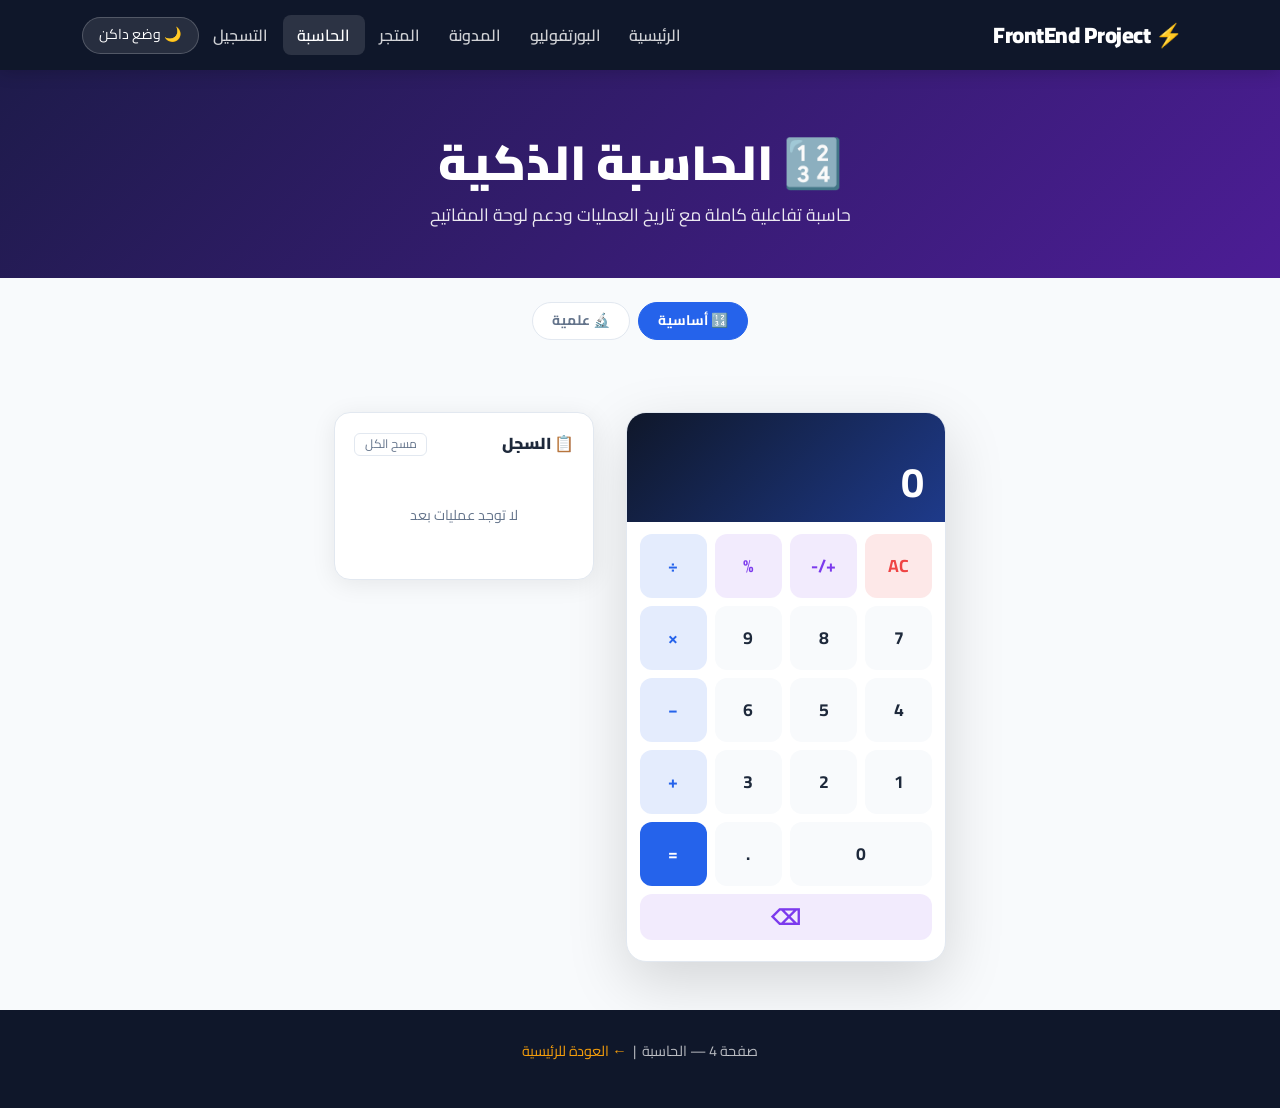
<file: page4-calculator.html>
<!DOCTYPE html>
<html lang="ar" dir="rtl">
<head>
  <meta charset="UTF-8" />
  <meta name="viewport" content="width=device-width, initial-scale=1.0" />
  <title>الحاسبة — صفحة 4</title>
  <meta name="description" content="حاسبة تفاعلية مع تاريخ العمليات" />
  <link rel="stylesheet" href="https://cdn.jsdelivr.net/npm/bootstrap@5.3.3/dist/css/bootstrap.min.css" />
  <link rel="stylesheet" href="css/style.css" />
  <style>
    body { min-height: 100vh; display: flex; flex-direction: column; }

    .calc-wrapper {
      display: flex; align-items: flex-start; justify-content: center;
      gap: 2rem; flex-wrap: wrap; padding: 3rem 0;
    }

    /* Calculator body */
    .calculator {
      background: var(--card-bg); border-radius: 20px;
      box-shadow: 0 20px 60px rgba(0,0,0,0.15);
      border: 1px solid var(--border);
      width: 320px; overflow: hidden;
    }

    /* Display */
    .calc-display {
      background: linear-gradient(135deg, #0f172a, #1e3a8a);
      padding: 1.5rem 1.3rem 1rem; text-align: left;
    }
    .calc-expression {
      color: rgba(255,255,255,0.5); font-size: 0.9rem;
      min-height: 1.4rem; letter-spacing: 0.5px;
      overflow: hidden; text-overflow: ellipsis; white-space: nowrap;
    }
    .calc-result {
      color: #fff; font-size: 2.6rem; font-weight: 700;
      text-align: right; line-height: 1.1;
      overflow: hidden; text-overflow: ellipsis; white-space: nowrap;
    }

    /* Keypad */
    .calc-keypad { padding: 0.8rem; }
    .calc-row { display: grid; grid-template-columns: repeat(4, 1fr); gap: 0.5rem; margin-bottom: 0.5rem; }
    .calc-btn {
      height: 64px; border: none; border-radius: 12px;
      font-family: 'Cairo', sans-serif; font-size: 1.1rem; font-weight: 700;
      cursor: pointer; transition: transform 0.1s, opacity 0.15s;
      display: flex; align-items: center; justify-content: center;
    }
    .calc-btn:active { transform: scale(0.92); opacity: 0.85; }
    .btn-number { background: var(--light-bg); color: var(--text); }
    .btn-number:hover { background: var(--border); }
    .btn-op { background: rgba(37,99,235,0.12); color: var(--primary); }
    .btn-op:hover { background: rgba(37,99,235,0.22); }
    .btn-equals { background: var(--primary); color: #fff; }
    .btn-equals:hover { background: var(--primary-dark); }
    .btn-clear { background: rgba(239,68,68,0.12); color: var(--danger); }
    .btn-clear:hover { background: rgba(239,68,68,0.22); }
    .btn-special { background: rgba(124,58,237,0.1); color: #7c3aed; }
    .btn-special:hover { background: rgba(124,58,237,0.2); }
    .btn-zero { grid-column: span 2; }

    /* History panel */
    .history-panel {
      background: var(--card-bg); border-radius: 16px;
      box-shadow: var(--shadow); border: 1px solid var(--border);
      width: 260px; padding: 1.2rem;
    }
    .history-panel h4 { font-weight: 900; font-size: 1rem; margin-bottom: 1rem; display: flex; align-items: center; justify-content: space-between; }
    .history-list { max-height: 350px; overflow-y: auto; }
    .history-item {
      padding: 0.65rem; border-radius: 10px; cursor: pointer;
      transition: background 0.15s; border-bottom: 1px solid var(--border);
    }
    .history-item:hover { background: var(--light-bg); }
    .history-item:last-child { border-bottom: none; }
    .hist-expr { font-size: 0.8rem; color: var(--text-muted); }
    .hist-result { font-weight: 900; font-size: 1.05rem; color: var(--primary); }
    .no-history { text-align: center; color: var(--text-muted); padding: 2rem 0; font-size: 0.88rem; }
    .clear-hist-btn {
      background: none; border: 1px solid var(--border); color: var(--text-muted);
      border-radius: 6px; padding: 0.2rem 0.6rem; font-size: 0.76rem; cursor: pointer;
      font-family: 'Cairo',sans-serif;
    }

    /* Scientific toggle */
    .mode-toggle {
      display: flex; justify-content: center; gap: 0.5rem; margin-bottom: 1.5rem;
    }
    .mode-btn {
      background: var(--card-bg); border: 1.5px solid var(--border);
      color: var(--text-muted); border-radius: 50px; padding: 0.4rem 1.2rem;
      font-family: 'Cairo',sans-serif; font-weight: 700; font-size: 0.87rem;
      cursor: pointer; transition: all 0.2s;
    }
    .mode-btn.active { background: var(--primary); border-color: var(--primary); color: #fff; }

    /* Responsive: stack on mobile */
    @media (max-width: 700px) { .history-panel { width: 320px; } }
  </style>
</head>
<body>

<!-- Navbar -->
<nav class="navbar navbar-expand-lg main-navbar sticky-top">
  <div class="container">
    <a class="navbar-brand" href="index.html">⚡ FrontEnd Project</a>
    <button class="navbar-toggler" type="button" data-bs-toggle="collapse" data-bs-target="#mainNav">
      <span class="navbar-toggler-icon"></span>
    </button>
    <div class="collapse navbar-collapse" id="mainNav">
      <ul class="navbar-nav me-auto mb-2 mb-lg-0">
        <li class="nav-item"><a class="nav-link" href="index.html">الرئيسية</a></li>
        <li class="nav-item"><a class="nav-link" href="page1-portfolio.html">البورتفوليو</a></li>
        <li class="nav-item"><a class="nav-link" href="page2-blog.html">المدونة</a></li>
        <li class="nav-item"><a class="nav-link" href="page3-store.html">المتجر</a></li>
        <li class="nav-item"><a class="nav-link active" href="page4-calculator.html">الحاسبة</a></li>
        <li class="nav-item"><a class="nav-link" href="page5-form.html">التسجيل</a></li>
      </ul>
      <button class="dark-toggle" id="darkToggle">🌙 وضع داكن</button>
    </div>
  </div>
</nav>

<!-- Hero -->
<header class="page-hero" style="background: linear-gradient(135deg, #1e1b4b 0%, #4c1d95 100%)">
  <div class="container">
    <h1>🔢 الحاسبة الذكية</h1>
    <p>حاسبة تفاعلية كاملة مع تاريخ العمليات ودعم لوحة المفاتيح</p>
  </div>
</header>

<main>
  <!-- Mode toggle -->
  <div class="container pt-4">
    <div class="mode-toggle">
      <button class="mode-btn active" id="modeBasic" onclick="setMode('basic')">🔢 أساسية</button>
      <button class="mode-btn" id="modeSci" onclick="setMode('sci')">🔬 علمية</button>
    </div>
  </div>

  <div class="container">
    <div class="calc-wrapper">
      <!-- Calculator -->
      <div class="calculator">
        <div class="calc-display">
          <div class="calc-expression" id="expression"></div>
          <div class="calc-result" id="result">0</div>
        </div>
        <div class="calc-keypad">
          <!-- Row 1: special ops -->
          <div class="calc-row" id="sciRow" style="display:none;">
            <button class="calc-btn btn-special" onclick="calcSci('sin')">sin</button>
            <button class="calc-btn btn-special" onclick="calcSci('cos')">cos</button>
            <button class="calc-btn btn-special" onclick="calcSci('sqrt')">√</button>
            <button class="calc-btn btn-special" onclick="calcSci('pow2')">x²</button>
          </div>
          <!-- Row 2 -->
          <div class="calc-row">
            <button class="calc-btn btn-clear" onclick="clearAll()">AC</button>
            <button class="calc-btn btn-special" onclick="toggleSign()">+/-</button>
            <button class="calc-btn btn-special" onclick="percent()">%</button>
            <button class="calc-btn btn-op" onclick="pressOp('/')">÷</button>
          </div>
          <!-- Row 3 -->
          <div class="calc-row">
            <button class="calc-btn btn-number" onclick="pressNum('7')">7</button>
            <button class="calc-btn btn-number" onclick="pressNum('8')">8</button>
            <button class="calc-btn btn-number" onclick="pressNum('9')">9</button>
            <button class="calc-btn btn-op" onclick="pressOp('*')">×</button>
          </div>
          <!-- Row 4 -->
          <div class="calc-row">
            <button class="calc-btn btn-number" onclick="pressNum('4')">4</button>
            <button class="calc-btn btn-number" onclick="pressNum('5')">5</button>
            <button class="calc-btn btn-number" onclick="pressNum('6')">6</button>
            <button class="calc-btn btn-op" onclick="pressOp('-')">−</button>
          </div>
          <!-- Row 5 -->
          <div class="calc-row">
            <button class="calc-btn btn-number" onclick="pressNum('1')">1</button>
            <button class="calc-btn btn-number" onclick="pressNum('2')">2</button>
            <button class="calc-btn btn-number" onclick="pressNum('3')">3</button>
            <button class="calc-btn btn-op" onclick="pressOp('+')">+</button>
          </div>
          <!-- Row 6 -->
          <div class="calc-row">
            <button class="calc-btn btn-number btn-zero" onclick="pressNum('0')">0</button>
            <button class="calc-btn btn-number" onclick="pressDecimal()">.</button>
            <button class="calc-btn btn-equals" onclick="calculate()">=</button>
          </div>
          <!-- Backspace -->
          <div class="calc-row" style="grid-template-columns:1fr;">
            <button class="calc-btn btn-special" onclick="backspace()" style="height:46px;font-size:1.3rem;">⌫</button>
          </div>
        </div>
      </div>

      <!-- History -->
      <div class="history-panel">
        <h4>
          📋 السجل
          <button class="clear-hist-btn" onclick="clearHistory()">مسح الكل</button>
        </h4>
        <div class="history-list" id="historyList">
          <div class="no-history">لا توجد عمليات بعد</div>
        </div>
      </div>
    </div>
  </div>
</main>

<footer class="main-footer mt-auto">
  <div class="container">
    <p>صفحة 4 — الحاسبة &nbsp;|&nbsp; <a href="index.html">← العودة للرئيسية</a></p>
  </div>
</footer>

<script src="https://cdn.jsdelivr.net/npm/bootstrap@5.3.3/dist/js/bootstrap.bundle.min.js"></script>
<script src="js/shared.js"></script>
<script>
initDarkMode();

let current = '0';
let storedValue = null;
let operator = null;
let justCalculated = false;
let history = [];
let mode = 'basic';
let waitingForSecondOperand = false;

const resultEl = document.getElementById('result');
const exprEl = document.getElementById('expression');

function updateDisplay(v) { resultEl.textContent = v; }

function pressNum(n) {
  if (justCalculated) {
    current = n;
    justCalculated = false;
  }
  else if (waitingForSecondOperand) {
    current = n;
    waitingForSecondOperand = false;
  }
  else if (current === '0') {
    current = n;
  }
  else {
    current += n;
  }

  if (current.length > 12) current = current.slice(0, 12);

  updateDisplay(current);
}

function pressDecimal() {
  if (justCalculated) {
    current = '0.';
    justCalculated = false;
  }
  else if (waitingForSecondOperand) {
    current = '0.';
    waitingForSecondOperand = false;
  }
  else if (!current.includes('.')) {
    current += '.';
  }

  updateDisplay(current);
}

function pressOp(op) {
  if (operator && !waitingForSecondOperand) {
    calculate(true);
  }

  storedValue = parseFloat(current);
  operator = op;
  waitingForSecondOperand = true;

  const opSymbol = {'+':'+', '-':'−', '*':'×', '/':'÷'}[op];
  exprEl.textContent = `${storedValue} ${opSymbol}`;
}

function calculate(partial = false) {
  if (operator === null || storedValue === null) return;
  const b = parseFloat(current);
  let result;
  switch (operator) {
    case '+': result = storedValue + b; break;
    case '-': result = storedValue - b; break;
    case '*': result = storedValue * b; break;
    case '/': result = b === 0 ? 'خطأ' : storedValue / b; break;
  }
  const opS = {'+':'+', '-':'−', '*':'×', '/':'÷'}[operator];
  const expr = `${storedValue} ${opS} ${b} =`;
  if (!partial) {
  exprEl.textContent = expr;
  addToHistory(expr, result);
  justCalculated = true;
  operator = null;
  storedValue = null;
  waitingForSecondOperand = false;
}
  const formatted = typeof result === 'number' ? parseFloat(result.toFixed(10)).toString() : result;
  current = formatted;
  updateDisplay(formatted);
}

function clearAll() {
  current = '0'; storedValue = null; operator = null; justCalculated = false;
  exprEl.textContent = ''; updateDisplay('0');
}

function backspace() {
  if (justCalculated || current.length <= 1) { current = '0'; }
  else current = current.slice(0, -1);
  updateDisplay(current);
}

function toggleSign() {
  current = (parseFloat(current) * -1).toString();
  updateDisplay(current);
}

function percent() {
  current = (parseFloat(current) / 100).toString();
  updateDisplay(current);
}

function calcSci(fn) {
  const n = parseFloat(current);
  let result;
  switch (fn) {
    case 'sin': result = Math.sin(n * Math.PI / 180); break;
    case 'cos': result = Math.cos(n * Math.PI / 180); break;
    case 'sqrt': result = n < 0 ? 'خطأ' : Math.sqrt(n); break;
    case 'pow2': result = n * n; break;
  }
  const formatted = typeof result === 'number' ? parseFloat(result.toFixed(8)).toString() : result;
  addToHistory(`${fn}(${n})`, formatted);
  current = formatted;
  exprEl.textContent = `${fn}(${n}) =`;
  updateDisplay(formatted);
  justCalculated = true;
}

function addToHistory(expr, result) {
  history.unshift({ expr, result });
  if (history.length > 20) history.pop();
  renderHistory();
}

function renderHistory() {
  const el = document.getElementById('historyList');
  if (history.length === 0) { el.innerHTML = '<div class="no-history">لا توجد عمليات بعد</div>'; return; }
  el.innerHTML = history.map(h => `
    <div class="history-item" onclick="loadHistoryResult('${h.result}')">
      <div class="hist-expr">${h.expr}</div>
      <div class="hist-result">${h.result}</div>
    </div>`).join('');
}

function loadHistoryResult(val) {
  current = val.toString();
  justCalculated = true;
  updateDisplay(current);
  showToast('📋 تم تحميل النتيجة');
}

function clearHistory() {
  history = [];
  renderHistory();
  showToast('🗑️ تم مسح السجل');
}

function setMode(m) {
  mode = m;
  document.getElementById('modeBasic').classList.toggle('active', m === 'basic');
  document.getElementById('modeSci').classList.toggle('active', m === 'sci');
  document.getElementById('sciRow').style.display = m === 'sci' ? 'grid' : 'none';
}

// Keyboard support
document.addEventListener('keydown', e => {
  if (e.key >= '0' && e.key <= '9') pressNum(e.key);
  else if (e.key === '.') pressDecimal();
  else if (['+','-','*','/'].includes(e.key)) pressOp(e.key);
  else if (e.key === 'Enter' || e.key === '=') calculate();
  else if (e.key === 'Backspace') backspace();
  else if (e.key === 'Escape') clearAll();
});
</script>
</body>
</html>
</file>
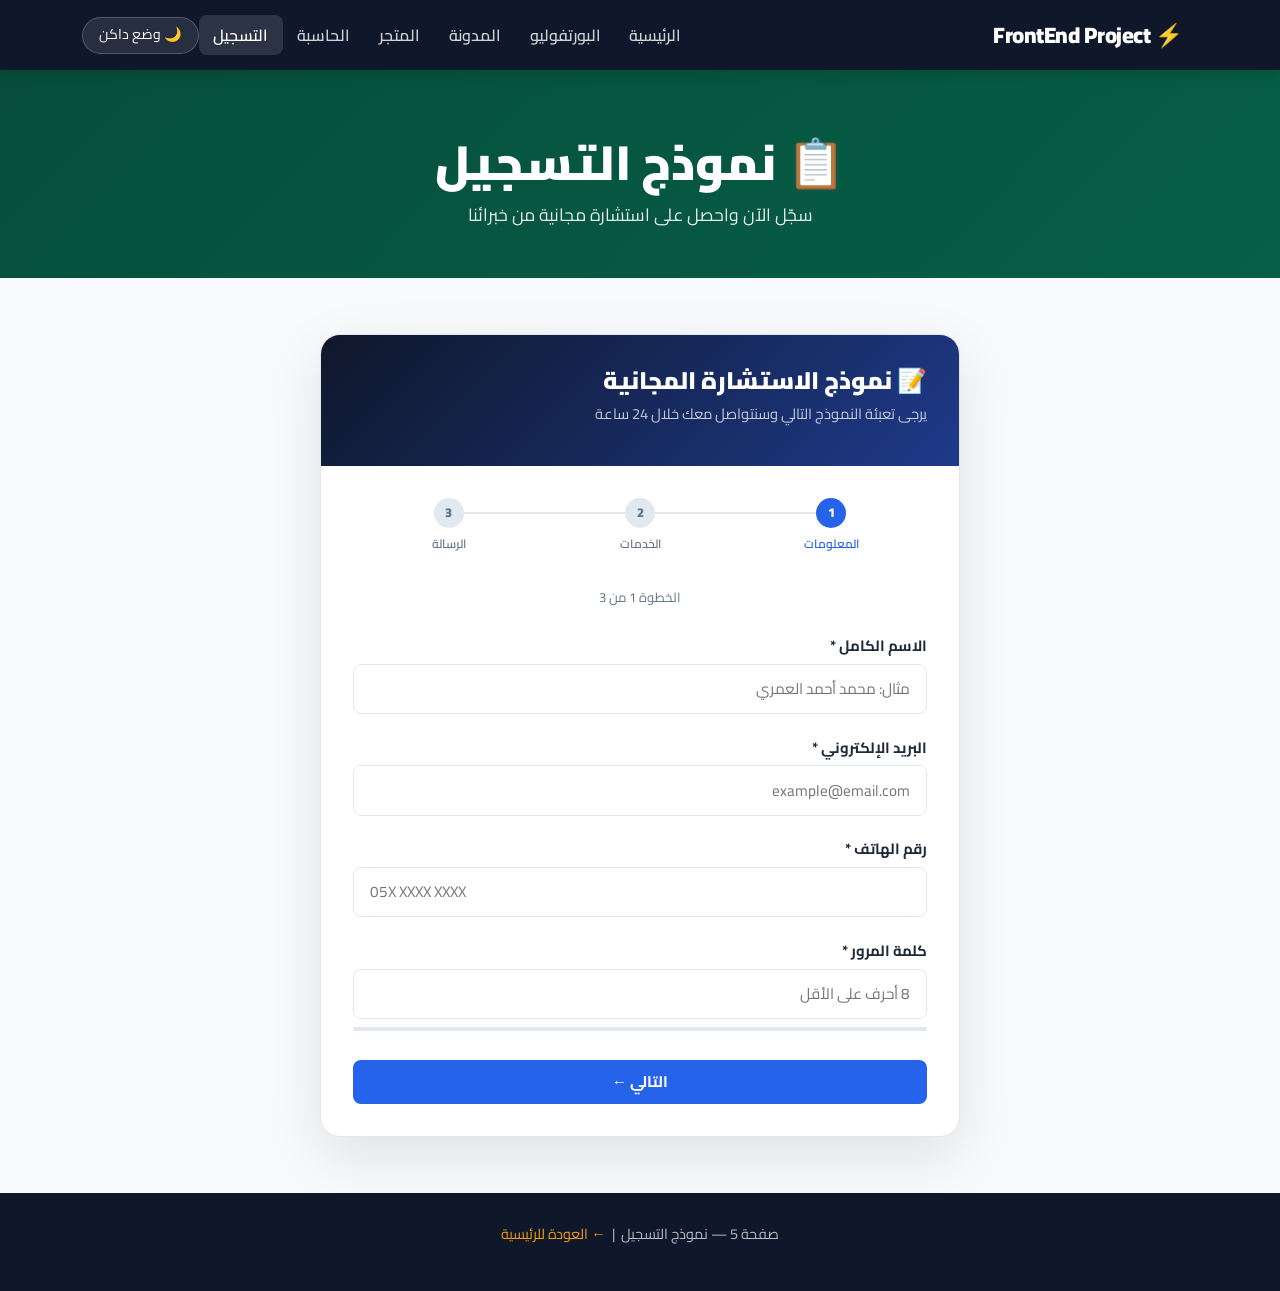
<file: page5-form.html>
<!DOCTYPE html>
<html lang="ar" dir="rtl">
<head>
  <meta charset="UTF-8" />
  <meta name="viewport" content="width=device-width, initial-scale=1.0" />
  <title>نموذج التسجيل — صفحة 5</title>
  <meta name="description" content="نموذج تسجيل واستشارة مع تحقق كامل بـ JavaScript" />
  <link rel="stylesheet" href="https://cdn.jsdelivr.net/npm/bootstrap@5.3.3/dist/css/bootstrap.min.css" />
  <link rel="stylesheet" href="css/style.css" />
  <style>
    body { min-height: 100vh; display: flex; flex-direction: column; }

    .form-section { padding: 3.5rem 0; }

    .form-wrapper {
      max-width: 640px; margin: 0 auto;
      background: var(--card-bg); border-radius: 20px;
      box-shadow: 0 20px 60px rgba(0,0,0,0.10);
      border: 1px solid var(--border);
      overflow: hidden;
    }

    .form-header {
      background: linear-gradient(135deg, #0f172a, #1e3a8a);
      padding: 2rem 2rem 1.5rem; color: #fff;
    }
    .form-header h2 { font-weight: 900; font-size: 1.5rem; margin-bottom: 0.3rem; }
    .form-header p { opacity: 0.75; font-size: 0.92rem; }

    .form-body { padding: 2rem; }

    /* Steps indicator */
    .steps-bar { display: flex; gap: 0; margin-bottom: 2rem; }
    .step-item { flex: 1; text-align: center; position: relative; }
    .step-item:not(:last-child)::after {
      content: ''; position: absolute;
      top: 14px; left: -50%; right: 50%;
      height: 2px; background: var(--border); z-index: 0;
      width: 100%;
    }
    .step-item.done:not(:last-child)::after { background: var(--primary); }
    .step-dot {
      width: 30px; height: 30px; border-radius: 50%;
      background: var(--border); color: var(--text-muted);
      display: flex; align-items: center; justify-content: center;
      font-size: 0.8rem; font-weight: 900; margin: 0 auto 0.4rem;
      position: relative; z-index: 1; transition: all 0.3s;
    }
    .step-item.active .step-dot { background: var(--primary); color: #fff; }
    .step-item.done .step-dot { background: var(--success); color: #fff; }
    .step-label { font-size: 0.75rem; color: var(--text-muted); font-weight: 600; }
    .step-item.active .step-label { color: var(--primary); }

    /* Form groups */
    .form-group { margin-bottom: 1.3rem; }

    /* Password strength */
    .strength-bar { height: 4px; border-radius: 50px; background: var(--border); margin-top: 0.5rem; overflow: hidden; }
    .strength-fill { height: 100%; border-radius: 50px; transition: width 0.3s, background 0.3s; width: 0; }
    .strength-label { font-size: 0.78rem; margin-top: 0.3rem; font-weight: 700; }

    /* Services checkboxes */
    .service-grid { display: grid; grid-template-columns: 1fr 1fr; gap: 0.6rem; }
    .service-item {
      background: var(--light-bg); border: 1.5px solid var(--border); border-radius: 10px;
      padding: 0.7rem; cursor: pointer; transition: all 0.2s; display: flex; align-items: center; gap: 0.5rem;
    }
    .service-item:hover { border-color: var(--primary); }
    .service-item.selected { border-color: var(--primary); background: rgba(37,99,235,0.08); }
    .service-item input { display: none; }
    .service-emoji { font-size: 1.4rem; }
    .service-text { font-size: 0.85rem; font-weight: 700; color: var(--text); }

    /* Navigation buttons */
    .form-nav { display: flex; justify-content: space-between; align-items: center; margin-top: 1.8rem; gap: 0.8rem; }
    .btn-back {
      background: none; border: 1.5px solid var(--border); color: var(--text-muted);
      border-radius: 8px; padding: 0.55rem 1.3rem; font-family: 'Cairo',sans-serif;
      font-weight: 700; cursor: pointer; transition: all 0.2s;
    }
    .btn-back:hover { border-color: var(--primary); color: var(--primary); }
    .btn-next {
      background: var(--primary); color: #fff; border: none;
      border-radius: 8px; padding: 0.55rem 1.8rem;
      font-family: 'Cairo',sans-serif; font-weight: 700; font-size: 0.96rem;
      cursor: pointer; transition: background 0.2s; flex: 1;
    }
    .btn-next:hover { background: var(--primary-dark); }

    /* Success screen */
    .success-screen { text-align: center; padding: 3rem 1rem; display: none; }
    .success-icon { font-size: 5rem; animation: pop 0.5s cubic-bezier(0.34,1.56,0.64,1) both; }
    @keyframes pop { from { transform: scale(0); opacity: 0; } to { transform: scale(1); opacity: 1; } }
    .success-screen h3 { font-weight: 900; font-size: 1.5rem; margin-top: 1rem; }
    .success-screen p { color: var(--text-muted); }

    /* Progress */
    .progress-text { font-size: 0.82rem; color: var(--text-muted); text-align: center; margin-bottom: 1.5rem; }
  </style>
</head>
<body>

<!-- Navbar -->
<nav class="navbar navbar-expand-lg main-navbar sticky-top">
  <div class="container">
    <a class="navbar-brand" href="index.html">⚡ FrontEnd Project</a>
    <button class="navbar-toggler" type="button" data-bs-toggle="collapse" data-bs-target="#mainNav">
      <span class="navbar-toggler-icon"></span>
    </button>
    <div class="collapse navbar-collapse" id="mainNav">
      <ul class="navbar-nav me-auto mb-2 mb-lg-0">
        <li class="nav-item"><a class="nav-link" href="index.html">الرئيسية</a></li>
        <li class="nav-item"><a class="nav-link" href="page1-portfolio.html">البورتفوليو</a></li>
        <li class="nav-item"><a class="nav-link" href="page2-blog.html">المدونة</a></li>
        <li class="nav-item"><a class="nav-link" href="page3-store.html">المتجر</a></li>
        <li class="nav-item"><a class="nav-link" href="page4-calculator.html">الحاسبة</a></li>
        <li class="nav-item"><a class="nav-link active" href="page5-form.html">التسجيل</a></li>
      </ul>
      <button class="dark-toggle" id="darkToggle">🌙 وضع داكن</button>
    </div>
  </div>
</nav>

<!-- Hero -->
<header class="page-hero" style="background: linear-gradient(135deg, #064e3b 0%, #065f46 100%)">
  <div class="container">
    <h1>📋 نموذج التسجيل</h1>
    <p>سجّل الآن واحصل على استشارة مجانية من خبرائنا</p>
  </div>
</header>

<main class="form-section">
  <div class="container">
    <div class="form-wrapper">
      <div class="form-header">
        <h2>📝 نموذج الاستشارة المجانية</h2>
        <p>يرجى تعبئة النموذج التالي وسنتواصل معك خلال 24 ساعة</p>
      </div>

      <div class="form-body">
        <!-- Steps bar -->
        <div class="steps-bar" id="stepsBar">
          <div class="step-item active" id="step-ind-1">
            <div class="step-dot">1</div>
            <div class="step-label">المعلومات</div>
          </div>
          <div class="step-item" id="step-ind-2">
            <div class="step-dot">2</div>
            <div class="step-label">الخدمات</div>
          </div>
          <div class="step-item" id="step-ind-3">
            <div class="step-dot">3</div>
            <div class="step-label">الرسالة</div>
          </div>
        </div>
        <div class="progress-text" id="progressText">الخطوة 1 من 3</div>

        <!-- Step 1: Personal info -->
        <div id="step1">
          <div class="form-group">
            <label class="form-label-custom">الاسم الكامل *</label>
            <input type="text" class="form-control-custom" id="fullName" placeholder="مثال: محمد أحمد العمري" />
            <div class="field-error" id="err-name">⚠️ الاسم يجب أن يكون 3 أحرف على الأقل</div>
          </div>
          <div class="form-group">
            <label class="form-label-custom">البريد الإلكتروني *</label>
            <input type="email" class="form-control-custom" id="email" placeholder="example@email.com" />
            <div class="field-error" id="err-email">⚠️ يرجى إدخال بريد إلكتروني صحيح</div>
          </div>
          <div class="form-group">
            <label class="form-label-custom">رقم الهاتف *</label>
            <input type="tel" class="form-control-custom" id="phone" placeholder="05X XXXX XXXX" />
            <div class="field-error" id="err-phone">⚠️ يرجى إدخال رقم هاتف صحيح (10 أرقام)</div>
          </div>
          <div class="form-group">
            <label class="form-label-custom">كلمة المرور *</label>
            <input type="password" class="form-control-custom" id="password" placeholder="8 أحرف على الأقل" oninput="checkStrength()" />
            <div class="strength-bar"><div class="strength-fill" id="strengthFill"></div></div>
            <div class="strength-label" id="strengthLabel"></div>
            <div class="field-error" id="err-pass">⚠️ كلمة المرور يجب أن تكون 8 أحرف على الأقل</div>
          </div>
          <div class="form-nav">
            <button class="btn-next" onclick="goStep(2)">التالي ←</button>
          </div>
        </div>

        <!-- Step 2: Services -->
        <div id="step2" style="display:none;">
          <div class="form-group">
            <label class="form-label-custom">نوع الشركة / المنظمة</label>
            <select class="form-control-custom" id="orgType">
              <option value="">اختر النوع</option>
              <option>شركة خاصة</option>
              <option>مؤسسة حكومية</option>
              <option>شركة ناشئة (Startup)</option>
              <option>مستقل (Freelancer)</option>
              <option>أخرى</option>
            </select>
          </div>
          <div class="form-group">
            <label class="form-label-custom">الخدمات المطلوبة * (اختر واحدة أو أكثر)</label>
            <div class="service-grid" id="servicesGrid">
              <label class="service-item" onclick="toggleService(this)">
                <input type="checkbox" value="web">
                <span class="service-emoji">🌐</span>
                <span class="service-text">تطوير مواقع</span>
              </label>
              <label class="service-item" onclick="toggleService(this)">
                <input type="checkbox" value="app">
                <span class="service-emoji">📱</span>
                <span class="service-text">تطبيقات موبايل</span>
              </label>
              <label class="service-item" onclick="toggleService(this)">
                <input type="checkbox" value="design">
                <span class="service-emoji">🎨</span>
                <span class="service-text">تصميم UI/UX</span>
              </label>
              <label class="service-item" onclick="toggleService(this)">
                <input type="checkbox" value="seo">
                <span class="service-emoji">📈</span>
                <span class="service-text">تحسين SEO</span>
              </label>
              <label class="service-item" onclick="toggleService(this)">
                <input type="checkbox" value="cloud">
                <span class="service-emoji">☁️</span>
                <span class="service-text">حلول سحابية</span>
              </label>
              <label class="service-item" onclick="toggleService(this)">
                <input type="checkbox" value="consult">
                <span class="service-emoji">💡</span>
                <span class="service-text">استشارة تقنية</span>
              </label>
            </div>
            <div class="field-error" id="err-services">⚠️ يرجى اختيار خدمة واحدة على الأقل</div>
          </div>
          <div class="form-nav">
            <button class="btn-back" onclick="goStep(1)">→ السابق</button>
            <button class="btn-next" onclick="goStep(3)">التالي ←</button>
          </div>
        </div>

        <!-- Step 3: Message -->
        <div id="step3" style="display:none;">
          <div class="form-group">
            <label class="form-label-custom">موعد الاستشارة المفضل</label>
            <input type="date" class="form-control-custom" id="prefDate" />
          </div>
          <div class="form-group">
            <label class="form-label-custom">رسالتك / تفاصيل طلبك *</label>
            <textarea class="form-control-custom" id="message" rows="5" placeholder="اكتب هنا تفاصيل مشروعك أو استفسارك..."></textarea>
            <div style="text-align:left; font-size:0.78rem; color:var(--text-muted); margin-top:0.3rem;" id="charCount">0 / 500 حرف</div>
            <div class="field-error" id="err-msg">⚠️ الرسالة يجب أن تكون 20 حرفاً على الأقل</div>
          </div>
          <div class="form-group">
            <label class="form-label-custom" style="display:flex;align-items:center;gap:0.5rem;cursor:pointer;">
              <input type="checkbox" id="agreeTerms" style="width:18px;height:18px;" />
              أوافق على <a href="#" onclick="return false;" style="color:var(--primary);">الشروط والأحكام</a>
            </label>
            <div class="field-error" id="err-terms">⚠️ يجب الموافقة على الشروط والأحكام</div>
          </div>
          <div class="form-nav">
            <button class="btn-back" onclick="goStep(2)">→ السابق</button>
            <button class="btn-next" onclick="submitForm()" style="background:var(--success);">إرسال الطلب ✓</button>
          </div>
        </div>

        <!-- Success -->
        <div class="success-screen" id="successScreen">
          <div class="success-icon">🎉</div>
          <h3>تم إرسال طلبك بنجاح!</h3>
          <p class="mt-2">شكراً لتواصلك معنا. سنتواصل معك على البريد الإلكتروني خلال 24 ساعة عمل.</p>
          <div id="summaryBox" style="background:var(--light-bg);border-radius:12px;padding:1rem;margin:1.5rem 0;text-align:right;font-size:0.88rem;"></div>
          <button class="btn-primary-custom" onclick="resetForm()">📝 تقديم طلب جديد</button>
        </div>
      </div>
    </div>
  </div>
</main>

<footer class="main-footer mt-auto">
  <div class="container">
    <p>صفحة 5 — نموذج التسجيل &nbsp;|&nbsp; <a href="index.html">← العودة للرئيسية</a></p>
  </div>
</footer>

<script src="https://cdn.jsdelivr.net/npm/bootstrap@5.3.3/dist/js/bootstrap.bundle.min.js"></script>
<script src="js/shared.js"></script>
<script>
initDarkMode();

let currentStep = 1;

// ---- Step navigation ----
function goStep(next) {
  if (next > currentStep && !validateStep(currentStep)) return;
  document.getElementById(`step${currentStep}`).style.display = 'none';
  document.getElementById(`step${next}`).style.display = 'block';

  // Update indicators
  for (let i = 1; i <= 3; i++) {
    const ind = document.getElementById(`step-ind-${i}`);
    ind.classList.remove('active','done');
    if (i < next) ind.classList.add('done');
    if (i === next) ind.classList.add('active');
  }
  document.getElementById('progressText').textContent = `الخطوة ${next} من 3`;
  currentStep = next;
}

// ---- Validation helpers ----
function showErr(id, show) {
  const el = document.getElementById(id);
  if (show) el.classList.add('visible'); else el.classList.remove('visible');
}
function markField(id, hasError) {
  const el = document.getElementById(id);
  if (!el) return;
  if (hasError) el.classList.add('error'); else el.classList.remove('error');
}

function validateStep(step) {
  let valid = true;

  if (step === 1) {
    const name = document.getElementById('fullName').value.trim();
    const email = document.getElementById('email').value.trim();
    const phone = document.getElementById('phone').value.trim();
    const pass = document.getElementById('password').value;

    const nameErr = name.length < 3;
    const emailErr = !/^[^\s@]+@[^\s@]+\.[^\s@]+$/.test(email);
    const phoneErr = !/^[0-9]{10}$/.test(phone.replace(/\s/g,''));
    const passErr = pass.length < 8;

    showErr('err-name', nameErr); markField('fullName', nameErr);
    showErr('err-email', emailErr); markField('email', emailErr);
    showErr('err-phone', phoneErr); markField('phone', phoneErr);
    showErr('err-pass', passErr); markField('password', passErr);

    if (nameErr || emailErr || phoneErr || passErr) { valid = false; showToast('⚠️ يرجى تصحيح الأخطاء أولاً'); }
  }

  if (step === 2) {
    const checked = document.querySelectorAll('#servicesGrid input:checked').length;
    const servErr = checked === 0;
    showErr('err-services', servErr);
    if (servErr) { valid = false; showToast('⚠️ اختر خدمة واحدة على الأقل'); }
  }

  return valid;
}

// ---- Submit ----
function submitForm() {
  if (!validateStep(3)) return;

  const msg = document.getElementById('message').value.trim();
  const msgErr = msg.length < 20;
  showErr('err-msg', msgErr); markField('message', msgErr);

  const terms = document.getElementById('agreeTerms').checked;
  showErr('err-terms', !terms);

  if (msgErr || !terms) { showToast('⚠️ يرجى إكمال البيانات والموافقة على الشروط'); return; }

  // Show success
  document.getElementById('step3').style.display = 'none';
  document.getElementById('stepsBar').style.display = 'none';
  document.getElementById('progressText').style.display = 'none';

  const services = [...document.querySelectorAll('#servicesGrid input:checked')].map(i => i.value).join('، ');
  document.getElementById('summaryBox').innerHTML = `
    <strong>الاسم:</strong> ${document.getElementById('fullName').value}<br/>
    <strong>البريد:</strong> ${document.getElementById('email').value}<br/>
    <strong>الخدمات:</strong> ${services}<br/>
    <strong>الرسالة:</strong> ${msg.substring(0,80)}${msg.length>80?'...':''}
  `;

  document.getElementById('successScreen').style.display = 'block';
  showToast('🎉 تم إرسال طلبك بنجاح!');
}

// ---- Reset ----
function resetForm() {
  document.getElementById('successScreen').style.display = 'none';
  document.getElementById('stepsBar').style.display = 'flex';
  document.getElementById('progressText').style.display = 'block';
  document.getElementById('step1').style.display = 'block';
  ['fullName','email','phone','password','message'].forEach(id => {
    const el = document.getElementById(id);
    if (el) { el.value = ''; el.classList.remove('error'); }
  });
  document.querySelectorAll('#servicesGrid .service-item').forEach(i => i.classList.remove('selected'));
  document.querySelectorAll('#servicesGrid input').forEach(i => i.checked = false);
  document.getElementById('agreeTerms').checked = false;
  document.querySelectorAll('.field-error').forEach(e => e.classList.remove('visible'));
  document.getElementById('charCount').textContent = '0 / 500 حرف';
  currentStep = 1;
  for (let i = 1; i <= 3; i++) {
    const ind = document.getElementById(`step-ind-${i}`);
    ind.classList.remove('active','done');
    if (i === 1) ind.classList.add('active');
  }
  document.getElementById('progressText').textContent = 'الخطوة 1 من 3';
}

// ---- Helpers ----
function toggleService(label) {
  label.classList.toggle('selected');
  const cb = label.querySelector('input');
  cb.checked = !cb.checked;
}

function checkStrength() {
  const pass = document.getElementById('password').value;
  const fill = document.getElementById('strengthFill');
  const label = document.getElementById('strengthLabel');
  let score = 0;
  if (pass.length >= 8) score++;
  if (/[A-Z]/.test(pass)) score++;
  if (/[0-9]/.test(pass)) score++;
  if (/[^A-Za-z0-9]/.test(pass)) score++;

  const levels = [
    { w:'0%', c:'transparent', t:'' },
    { w:'25%', c:'#ef4444', t:'🔴 ضعيفة جداً' },
    { w:'50%', c:'#f59e0b', t:'🟡 متوسطة' },
    { w:'75%', c:'#3b82f6', t:'🔵 جيدة' },
    { w:'100%', c:'#10b981', t:'🟢 قوية جداً' },
  ];
  const lv = pass.length === 0 ? levels[0] : levels[Math.min(score, 4)];
  fill.style.width = lv.w;
  fill.style.background = lv.c;
  label.textContent = lv.t;
  label.style.color = lv.c;
}

// Char counter
document.getElementById('message').addEventListener('input', function() {
  const len = this.value.length;
  document.getElementById('charCount').textContent = `${len} / 500 حرف`;
  if (len > 500) this.value = this.value.substring(0, 500);
});

// Live email validation
document.getElementById('email').addEventListener('blur', function() {
  const emailErr = !/^[^\s@]+@[^\s@]+\.[^\s@]+$/.test(this.value.trim());
  showErr('err-email', emailErr && this.value.trim() !== '');
  markField('email', emailErr && this.value.trim() !== '');
});
</script>
</body>
</html>
</file>
<file: css/style.css>
/* =============================================
   SHARED STYLES — All Pages
   ============================================= */

@import url('https://fonts.googleapis.com/css2?family=Cairo:wght@400;600;700;900&family=Tajawal:wght@400;500;700&display=swap');

:root {
  --primary:    #2563eb;
  --primary-dark: #1d4ed8;
  --accent:     #f59e0b;
  --dark:       #0f172a;
  --surface:    #1e293b;
  --light-bg:   #f8fafc;
  --text:       #1e293b;
  --text-muted: #64748b;
  --border:     #e2e8f0;
  --success:    #10b981;
  --danger:     #ef4444;
  --card-bg:    #ffffff;
  --navbar-bg:  #0f172a;
  --footer-bg:  #0f172a;
  --radius:     12px;
  --shadow:     0 4px 24px rgba(0,0,0,0.08);
  --transition: 0.25s ease;
}

/* Dark Mode Variables */
body.dark-mode {
  --primary:    #3b82f6;
  --accent:     #fbbf24;
  --dark:       #f8fafc;
  --light-bg:   #0f172a;
  --text:       #e2e8f0;
  --text-muted: #94a3b8;
  --border:     #334155;
  --card-bg:    #1e293b;
  --shadow:     0 4px 24px rgba(0,0,0,0.4);
}

/* Base */
*, *::before, *::after { box-sizing: border-box; margin: 0; padding: 0; }

html { scroll-behavior: smooth; }

body {
  font-family: 'Cairo', 'Tajawal', sans-serif;
  background: var(--light-bg);
  color: var(--text);
  transition: background var(--transition), color var(--transition);
  direction: rtl;
  line-height: 1.7;
}

/* Navbar */
.main-navbar {
  background: var(--navbar-bg) !important;
  box-shadow: 0 2px 16px rgba(0,0,0,0.18);
  padding: 0.7rem 0;
}
.main-navbar .navbar-brand {
  font-size: 1.4rem;
  font-weight: 900;
  color: #fff !important;
  letter-spacing: -0.5px;
}
.main-navbar .nav-link {
  color: rgba(255,255,255,0.8) !important;
  font-weight: 600;
  padding: 0.4rem 0.9rem !important;
  border-radius: 8px;
  transition: all var(--transition);
}
.main-navbar .nav-link:hover,
.main-navbar .nav-link.active {
  color: #fff !important;
  background: rgba(255,255,255,0.12);
}
.main-navbar .navbar-toggler { border-color: rgba(255,255,255,0.3); }
.main-navbar .navbar-toggler-icon { filter: invert(1); }

/* Hero / Page Header */
.page-hero {
  background: linear-gradient(135deg, var(--primary) 0%, #7c3aed 100%);
  color: #fff;
  padding: 4rem 0 3rem;
  text-align: center;
}
.page-hero h1 { font-size: clamp(1.8rem, 5vw, 3rem); font-weight: 900; margin-bottom: 0.5rem; }
.page-hero p { font-size: 1.1rem; opacity: 0.9; max-width: 560px; margin: 0 auto; }

/* Cards */
.custom-card {
  background: var(--card-bg);
  border-radius: var(--radius);
  box-shadow: var(--shadow);
  border: 1px solid var(--border);
  transition: transform var(--transition), box-shadow var(--transition);
  overflow: hidden;
}
.custom-card:hover {
  transform: translateY(-4px);
  box-shadow: 0 12px 32px rgba(37,99,235,0.13);
}

/* Buttons */
.btn-primary-custom {
  background: var(--primary);
  color: #fff;
  border: none;
  border-radius: 8px;
  padding: 0.55rem 1.4rem;
  font-family: 'Cairo', sans-serif;
  font-weight: 700;
  font-size: 0.95rem;
  cursor: pointer;
  transition: background var(--transition), transform var(--transition);
}
.btn-primary-custom:hover {
  background: var(--primary-dark);
  transform: translateY(-1px);
}
.btn-accent-custom {
  background: var(--accent);
  color: #000;
  border: none;
  border-radius: 8px;
  padding: 0.55rem 1.4rem;
  font-family: 'Cairo', sans-serif;
  font-weight: 700;
  cursor: pointer;
  transition: opacity var(--transition);
}
.btn-accent-custom:hover { opacity: 0.85; }

/* Section spacing */
.section-gap { padding: 3.5rem 0; }
.section-title {
  font-size: 1.6rem;
  font-weight: 900;
  color: var(--text);
  margin-bottom: 0.4rem;
}
.section-title span { color: var(--primary); }
.section-subtitle { color: var(--text-muted); margin-bottom: 2rem; }

/* Footer */
.main-footer {
  background: var(--footer-bg);
  color: rgba(255,255,255,0.7);
  text-align: center;
  padding: 1.8rem 0;
  font-size: 0.9rem;
  margin-top: auto;
}
.main-footer a { color: var(--accent); text-decoration: none; }

/* Toast notification */
.toast-custom {
  position: fixed;
  bottom: 1.5rem;
  left: 50%;
  transform: translateX(-50%) translateY(80px);
  background: var(--surface);
  color: #fff;
  padding: 0.8rem 2rem;
  border-radius: 50px;
  font-weight: 600;
  font-size: 0.95rem;
  box-shadow: 0 8px 30px rgba(0,0,0,0.25);
  z-index: 9999;
  transition: transform 0.35s cubic-bezier(0.34,1.56,0.64,1);
  pointer-events: none;
}
.toast-custom.show { transform: translateX(-50%) translateY(0); }

/* Dark mode toggle button */
.dark-toggle {
  background: rgba(255,255,255,0.1);
  border: 1px solid rgba(255,255,255,0.2);
  color: #fff;
  border-radius: 50px;
  padding: 0.35rem 1rem;
  cursor: pointer;
  font-family: 'Cairo', sans-serif;
  font-size: 0.88rem;
  transition: all var(--transition);
}
.dark-toggle:hover { background: rgba(255,255,255,0.2); }

/* Badge */
.badge-custom {
  background: var(--primary);
  color: #fff;
  border-radius: 50px;
  padding: 0.2rem 0.75rem;
  font-size: 0.78rem;
  font-weight: 700;
}

/* Form inputs */
.form-control-custom {
  width: 100%;
  background: var(--card-bg);
  border: 1.5px solid var(--border);
  border-radius: 8px;
  padding: 0.7rem 1rem;
  font-family: 'Cairo', sans-serif;
  font-size: 0.95rem;
  color: var(--text);
  transition: border-color var(--transition), box-shadow var(--transition);
  outline: none;
}
.form-control-custom:focus {
  border-color: var(--primary);
  box-shadow: 0 0 0 3px rgba(37,99,235,0.12);
}
.form-control-custom.error { border-color: var(--danger); }
.form-label-custom {
  display: block;
  font-weight: 700;
  margin-bottom: 0.35rem;
  color: var(--text);
  font-size: 0.93rem;
}
.field-error {
  color: var(--danger);
  font-size: 0.82rem;
  margin-top: 0.25rem;
  display: none;
}
.field-error.visible { display: block; }

/* Responsive tweaks */
@media (max-width: 768px) {
  .page-hero { padding: 2.5rem 0 2rem; }
  .section-gap { padding: 2.5rem 0; }
}
</file>
